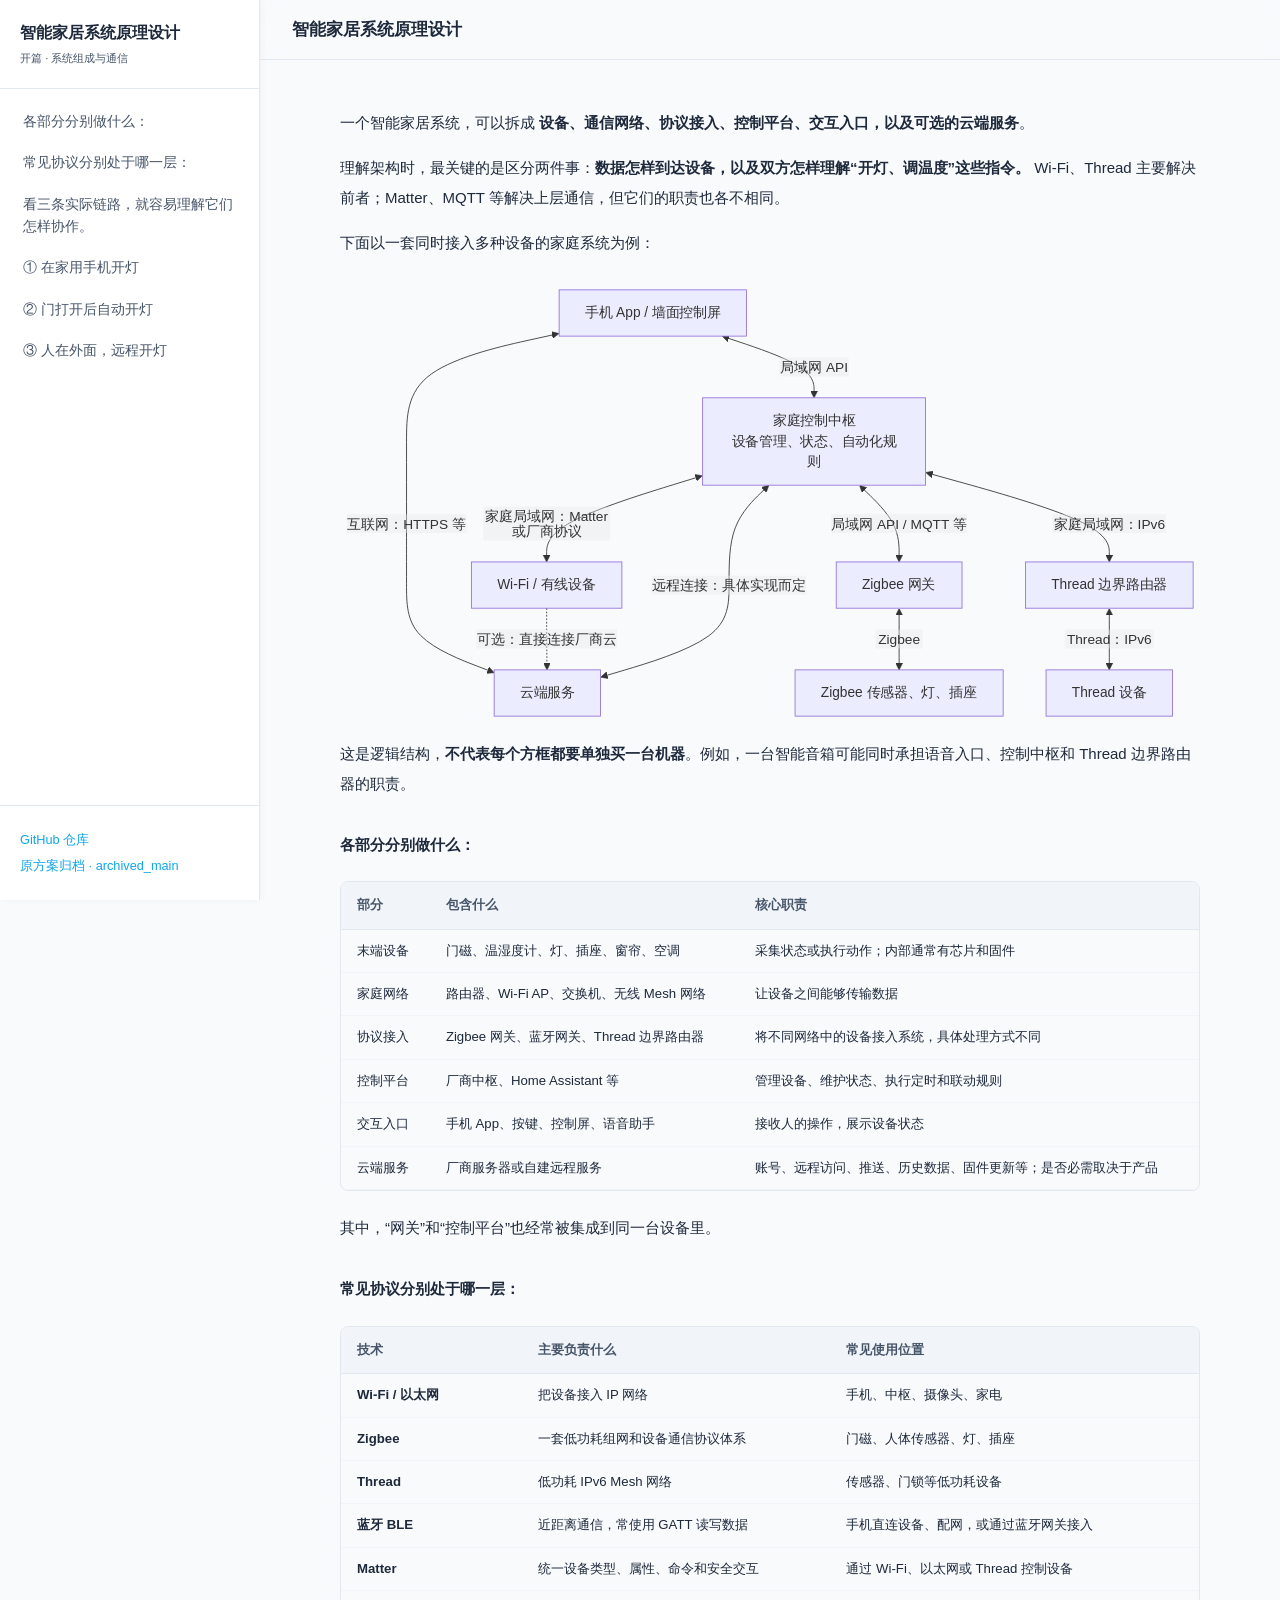
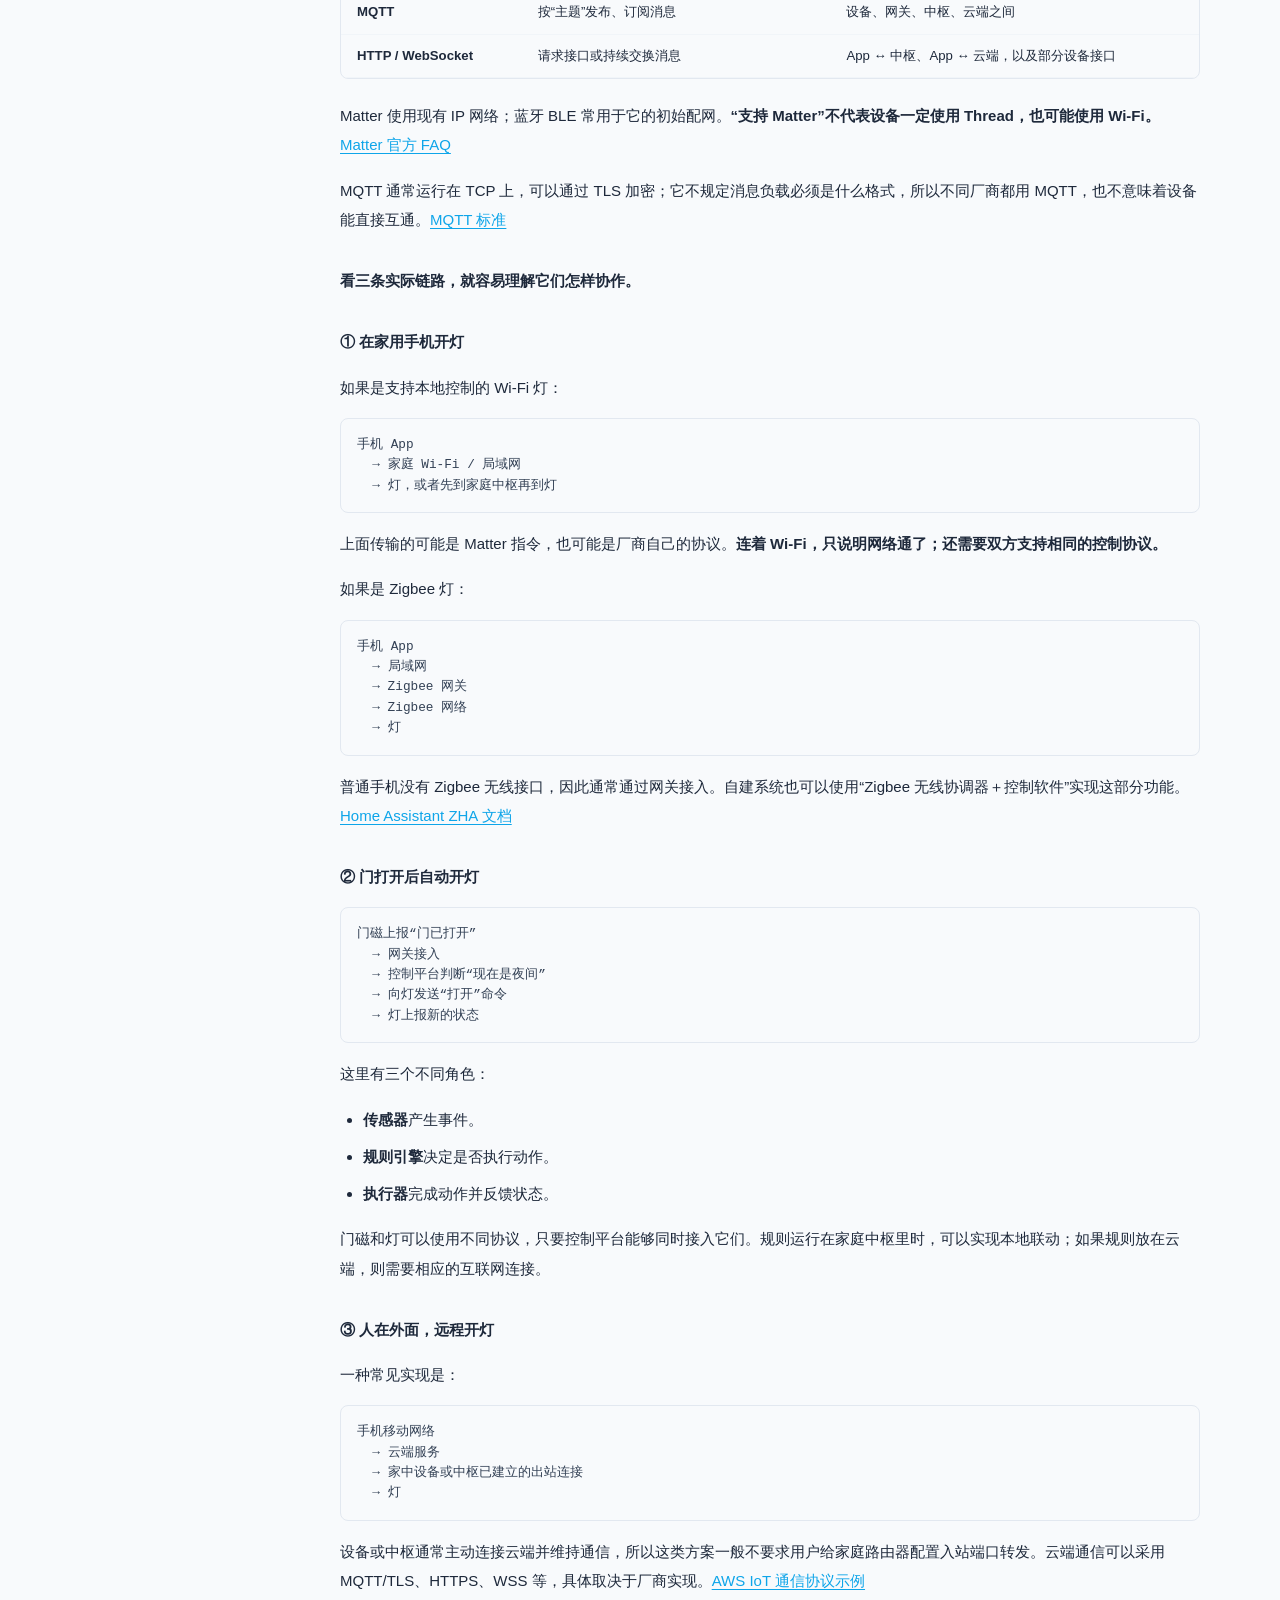
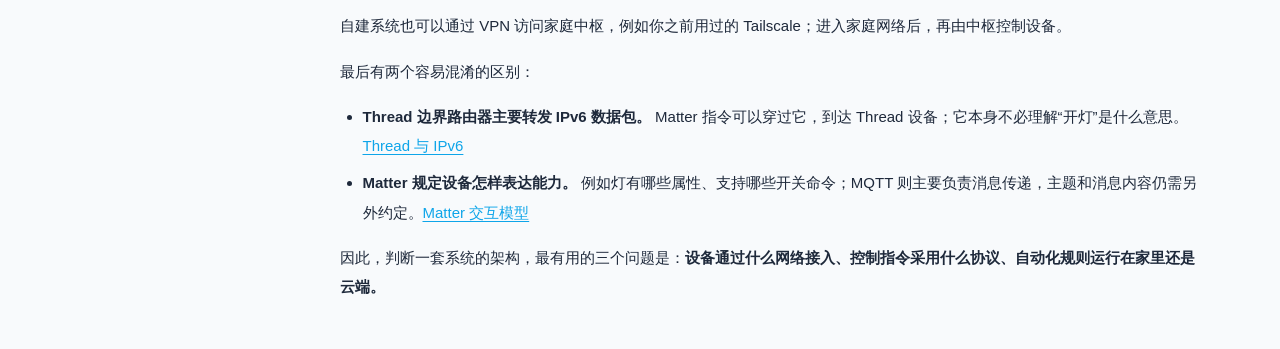
<file: site/index.html>
<!DOCTYPE html>
<html lang="zh-CN">
<head>
  <meta charset="UTF-8">
  <meta name="viewport" content="width=device-width, initial-scale=1.0">
  <meta name="description" content="智能家居系统的设备、通信网络、协议接入、控制平台、交互入口与云端服务，以及各部分之间的通信链路和协议。">
  <title>智能家居系统原理设计 | 系统组成与通信</title>
  <link rel="stylesheet" href="css/style.css">
  <link rel="stylesheet" href="css/introduction.css">
</head>
<body>
  <!-- Generated by scripts/build-introduction.py; edit docs/00-introduction.md. -->
  <a class="skip-link" href="#introduction">跳到正文</a>
  <div class="overlay" aria-hidden="true"></div>
  <aside class="sidebar" id="reading-menu">
    <div class="sidebar-header">
      <p class="book-name">智能家居系统原理设计</p>
      <p class="subtitle">开篇 · 系统组成与通信</p>
    </div>
    <nav class="sidebar-nav" aria-label="开篇目录">
<div class="toc"><ul>
<li><a href="#section-1">各部分分别做什么：</a></li>
<li><a href="#section-2">常见协议分别处于哪一层：</a></li>
<li><a href="#section-3">看三条实际链路，就容易理解它们怎样协作。</a></li>
<li><a href="#section-4">① 在家用手机开灯</a></li>
<li><a href="#section-5">② 门打开后自动开灯</a></li>
<li><a href="#section-6">③ 人在外面，远程开灯</a></li>
</ul></div>
    </nav>
    <div class="reading-links">
      <a href="https://github.com/JacoCheung/home-lab">GitHub 仓库</a>
      <a href="https://github.com/JacoCheung/home-lab/tree/archived_main">原方案归档 · archived_main</a>
    </div>
  </aside>
  <main class="main">
    <header class="header">
      <button class="hamburger" aria-label="打开阅读目录" aria-controls="reading-menu" aria-expanded="false">☰</button>
      <h1 class="page-title">智能家居系统原理设计</h1>
    </header>
    <div class="content reading-content">
      <article class="prose" id="introduction">
<p>一个智能家居系统，可以拆成 <strong>设备、通信网络、协议接入、控制平台、交互入口，以及可选的云端服务</strong>。</p>
<p>理解架构时，最关键的是区分两件事：<strong>数据怎样到达设备，以及双方怎样理解“开灯、调温度”这些指令。</strong> Wi-Fi、Thread 主要解决前者；Matter、MQTT 等解决上层通信，但它们的职责也各不相同。</p>
<p>下面以一套同时接入多种设备的家庭系统为例：</p>
<div class="diagram-scroll"><img src="images/system-architecture.svg" alt="智能家居系统逻辑结构图"></div>
<p>这是逻辑结构，<strong>不代表每个方框都要单独买一台机器</strong>。例如，一台智能音箱可能同时承担语音入口、控制中枢和 Thread 边界路由器的职责。</p>
<p class="section-label" id="section-1"><strong>各部分分别做什么：</strong></p>
<div class="table-wrapper"><table>
<thead>
<tr>
<th>部分</th>
<th>包含什么</th>
<th>核心职责</th>
</tr>
</thead>
<tbody>
<tr>
<td>末端设备</td>
<td>门磁、温湿度计、灯、插座、窗帘、空调</td>
<td>采集状态或执行动作；内部通常有芯片和固件</td>
</tr>
<tr>
<td>家庭网络</td>
<td>路由器、Wi-Fi AP、交换机、无线 Mesh 网络</td>
<td>让设备之间能够传输数据</td>
</tr>
<tr>
<td>协议接入</td>
<td>Zigbee 网关、蓝牙网关、Thread 边界路由器</td>
<td>将不同网络中的设备接入系统，具体处理方式不同</td>
</tr>
<tr>
<td>控制平台</td>
<td>厂商中枢、Home Assistant 等</td>
<td>管理设备、维护状态、执行定时和联动规则</td>
</tr>
<tr>
<td>交互入口</td>
<td>手机 App、按键、控制屏、语音助手</td>
<td>接收人的操作，展示设备状态</td>
</tr>
<tr>
<td>云端服务</td>
<td>厂商服务器或自建远程服务</td>
<td>账号、远程访问、推送、历史数据、固件更新等；是否必需取决于产品</td>
</tr>
</tbody>
</table></div>
<p>其中，“网关”和“控制平台”也经常被集成到同一台设备里。</p>
<p class="section-label" id="section-2"><strong>常见协议分别处于哪一层：</strong></p>
<div class="table-wrapper"><table>
<thead>
<tr>
<th>技术</th>
<th>主要负责什么</th>
<th>常见使用位置</th>
</tr>
</thead>
<tbody>
<tr>
<td><strong>Wi-Fi / 以太网</strong></td>
<td>把设备接入 IP 网络</td>
<td>手机、中枢、摄像头、家电</td>
</tr>
<tr>
<td><strong>Zigbee</strong></td>
<td>一套低功耗组网和设备通信协议体系</td>
<td>门磁、人体传感器、灯、插座</td>
</tr>
<tr>
<td><strong>Thread</strong></td>
<td>低功耗 IPv6 Mesh 网络</td>
<td>传感器、门锁等低功耗设备</td>
</tr>
<tr>
<td><strong>蓝牙 BLE</strong></td>
<td>近距离通信，常使用 GATT 读写数据</td>
<td>手机直连设备、配网，或通过蓝牙网关接入</td>
</tr>
<tr>
<td><strong>Matter</strong></td>
<td>统一设备类型、属性、命令和安全交互</td>
<td>通过 Wi-Fi、以太网或 Thread 控制设备</td>
</tr>
<tr>
<td><strong>MQTT</strong></td>
<td>按“主题”发布、订阅消息</td>
<td>设备、网关、中枢、云端之间</td>
</tr>
<tr>
<td><strong>HTTP / WebSocket</strong></td>
<td>请求接口或持续交换消息</td>
<td>App ↔ 中枢、App ↔ 云端，以及部分设备接口</td>
</tr>
</tbody>
</table></div>
<p>Matter 使用现有 IP 网络；蓝牙 BLE 常用于它的初始配网。<strong>“支持 Matter”不代表设备一定使用 Thread，也可能使用 Wi-Fi。</strong><a href="https://csa-iot.org/all-solutions/matter/matter-faq/">Matter 官方 FAQ</a></p>
<p>MQTT 通常运行在 TCP 上，可以通过 TLS 加密；它不规定消息负载必须是什么格式，所以不同厂商都用 MQTT，也不意味着设备能直接互通。<a href="https://docs.oasis-open.org/mqtt/mqtt/v5.0/os/mqtt-v5.0-os.html">MQTT 标准</a></p>
<p class="section-label" id="section-3"><strong>看三条实际链路，就容易理解它们怎样协作。</strong></p>
<p class="section-label" id="section-4"><strong>① 在家用手机开灯</strong></p>
<p>如果是支持本地控制的 Wi-Fi 灯：</p>
<pre><code class="language-text">手机 App
  → 家庭 Wi-Fi / 局域网
  → 灯，或者先到家庭中枢再到灯
</code></pre>
<p>上面传输的可能是 Matter 指令，也可能是厂商自己的协议。<strong>连着 Wi-Fi，只说明网络通了；还需要双方支持相同的控制协议。</strong></p>
<p>如果是 Zigbee 灯：</p>
<pre><code class="language-text">手机 App
  → 局域网
  → Zigbee 网关
  → Zigbee 网络
  → 灯
</code></pre>
<p>普通手机没有 Zigbee 无线接口，因此通常通过网关接入。自建系统也可以使用“Zigbee 无线协调器＋控制软件”实现这部分功能。<a href="https://www.home-assistant.io/integrations/zha/">Home Assistant ZHA 文档</a></p>
<p class="section-label" id="section-5"><strong>② 门打开后自动开灯</strong></p>
<pre><code class="language-text">门磁上报“门已打开”
  → 网关接入
  → 控制平台判断“现在是夜间”
  → 向灯发送“打开”命令
  → 灯上报新的状态
</code></pre>
<p>这里有三个不同角色：</p>
<ul>
<li><strong>传感器</strong>产生事件。</li>
<li><strong>规则引擎</strong>决定是否执行动作。</li>
<li><strong>执行器</strong>完成动作并反馈状态。</li>
</ul>
<p>门磁和灯可以使用不同协议，只要控制平台能够同时接入它们。规则运行在家庭中枢里时，可以实现本地联动；如果规则放在云端，则需要相应的互联网连接。</p>
<p class="section-label" id="section-6"><strong>③ 人在外面，远程开灯</strong></p>
<p>一种常见实现是：</p>
<pre><code class="language-text">手机移动网络
  → 云端服务
  → 家中设备或中枢已建立的出站连接
  → 灯
</code></pre>
<p>设备或中枢通常主动连接云端并维持通信，所以这类方案一般不要求用户给家庭路由器配置入站端口转发。云端通信可以采用 MQTT/TLS、HTTPS、WSS 等，具体取决于厂商实现。<a href="https://docs.aws.amazon.com/iot/latest/developerguide/protocols.html">AWS IoT 通信协议示例</a></p>
<p>自建系统也可以通过 VPN 访问家庭中枢，例如你之前用过的 Tailscale；进入家庭网络后，再由中枢控制设备。</p>
<p>最后有两个容易混淆的区别：</p>
<ul>
<li><strong>Thread 边界路由器主要转发 IPv6 数据包。</strong> Matter 指令可以穿过它，到达 Thread 设备；它本身不必理解“开灯”是什么意思。<a href="https://developers.home.google.com/matter/primer/thread-and-ipv6">Thread 与 IPv6</a></li>
<li><strong>Matter 规定设备怎样表达能力。</strong> 例如灯有哪些属性、支持哪些开关命令；MQTT 则主要负责消息传递，主题和消息内容仍需另外约定。<a href="https://developers.home.google.com/matter/primer/interaction-model">Matter 交互模型</a></li>
</ul>
<p>因此，判断一套系统的架构，最有用的三个问题是：<strong>设备通过什么网络接入、控制指令采用什么协议、自动化规则运行在家里还是云端。</strong></p>
      </article>
    </div>
  </main>
  <script>
    const menuButton = document.querySelector('.hamburger');
    const menu = document.querySelector('.sidebar');
    const overlay = document.querySelector('.overlay');
    function setMenu(open) {
      menu.classList.toggle('open', open);
      overlay.classList.toggle('open', open);
      menuButton.setAttribute('aria-expanded', String(open));
      menuButton.setAttribute('aria-label', open ? '关闭阅读目录' : '打开阅读目录');
    }
    menuButton.addEventListener('click', () => setMenu(!menu.classList.contains('open')));
    overlay.addEventListener('click', () => setMenu(false));
    menu.querySelectorAll('a').forEach(link => link.addEventListener('click', () => setMenu(false)));
    document.addEventListener('keydown', event => {
      if (event.key === 'Escape' && menu.classList.contains('open')) {
        setMenu(false);
        menuButton.focus();
      }
    });
  </script>
</body>
</html>
</file>
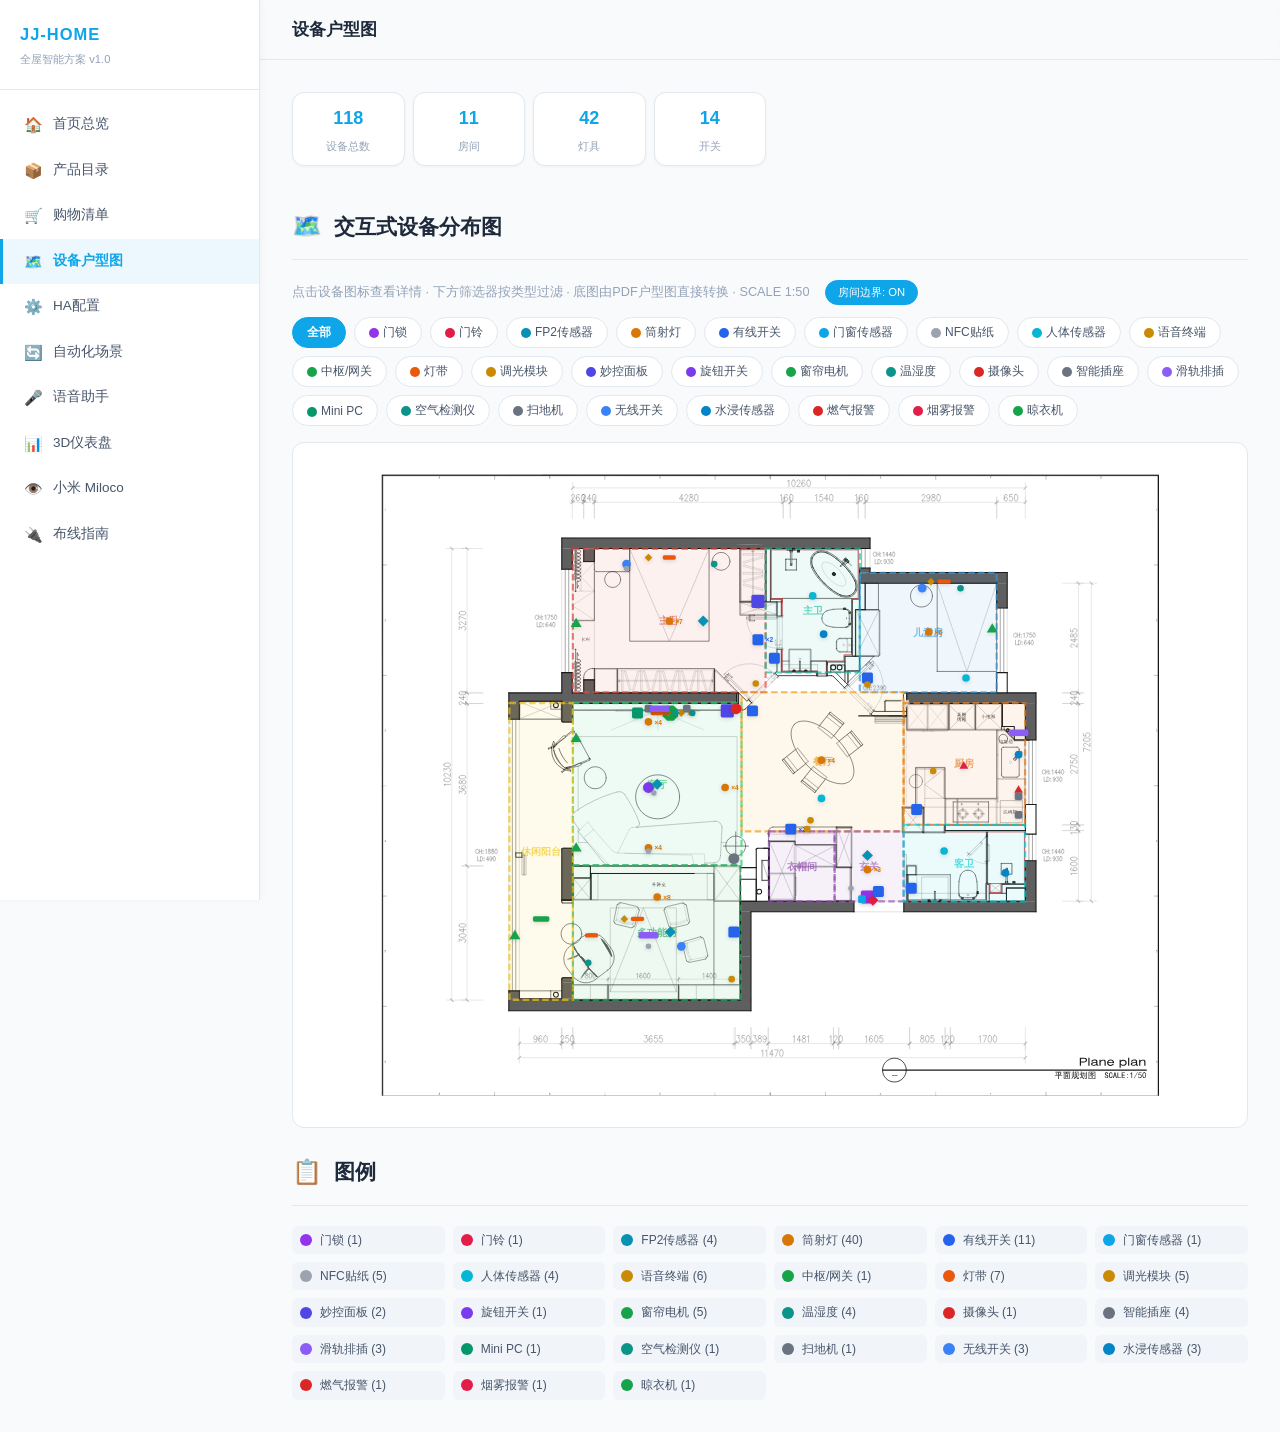
<file: site/floorplan.html>
<!DOCTYPE html>
<html lang="zh-CN">
<head>
  <meta charset="UTF-8">
  <meta name="viewport" content="width=device-width, initial-scale=1.0">
  <title>JJ-HOME 全屋智能方案 | 设备户型图</title>
  <link rel="stylesheet" href="css/style.css">
  <style>
    .floorplan-container { position:relative; width:100%; max-width:1100px; margin:0 auto; background:var(--bg-card); border-radius:12px; border:1px solid var(--border); padding:16px; overflow:hidden; }
    .floorplan-wrapper { position:relative; width:100%; }
    .floorplan-base { width:100%; height:auto; display:block; }
    .device-overlay { position:absolute; top:0; left:0; width:100%; height:100%; }
    .device-marker { cursor:pointer; transition:opacity .15s,filter .15s; filter:drop-shadow(0 1px 2px rgba(0,0,0,.15)); }
    .device-marker:hover { filter:drop-shadow(0 0 6px rgba(14,165,233,.5)) brightness(1.1); }
    .device-marker.active { filter:drop-shadow(0 0 8px rgba(14,165,233,.6)) brightness(1.15); }
    .device-marker .hit-area { fill:transparent; stroke:none; pointer-events:all; }
    .device-marker .marker-shape { transition:stroke .15s,stroke-width .15s,stroke-opacity .15s; stroke:transparent; stroke-width:0; }
    .device-marker:hover .marker-shape { stroke:#1E293B; stroke-width:1; stroke-opacity:.4; }
    .legend-grid { display:grid; grid-template-columns:repeat(auto-fill,minmax(140px,1fr)); gap:8px; margin-top:16px; }
    .legend-item { display:flex; align-items:center; gap:8px; font-size:.8rem; color:var(--text-secondary); padding:4px 8px; border-radius:6px; background:#F1F5F9; cursor:pointer; transition:background .2s; user-select:none; }
    .legend-item:hover { background:var(--bg-card-hover); }
    .legend-dot { width:12px; height:12px; border-radius:50%; flex-shrink:0; }
    .filter-bar { display:flex; flex-wrap:wrap; gap:8px; margin-bottom:16px; }
    .filter-btn { padding:6px 14px; border-radius:20px; font-size:.8rem; border:1px solid var(--border); background:var(--bg-card); color:var(--text-secondary); cursor:pointer; transition:all .2s; user-select:none; }
    .filter-btn:hover { border-color:var(--accent); color:var(--accent); }
    .filter-btn.active { background:var(--accent); color:#fff; border-color:var(--accent); font-weight:600; }
    .device-panel { position:fixed; top:0; right:-420px; width:400px; height:100vh; background:var(--bg-secondary); border-left:1px solid var(--border); z-index:200; transition:right .3s ease; overflow-y:auto; padding:24px; box-shadow:-4px 0 20px rgba(0,0,0,.08); }
    .device-panel.open { right:0; }
    .device-panel-close { position:absolute; top:16px; right:16px; width:32px; height:32px; border-radius:50%; border:1px solid var(--border); background:var(--bg-card); color:var(--text-primary); font-size:18px; cursor:pointer; display:flex; align-items:center; justify-content:center; }
    .device-panel-close:hover { background:var(--red); color:#fff; }
    .panel-title { font-size:1.2rem; font-weight:700; margin-bottom:4px; color:var(--text-primary); }
    .panel-model { font-size:.85rem; color:var(--accent); margin-bottom:12px; }
    .panel-room { font-size:.85rem; color:var(--text-muted); margin-bottom:16px; }
    .panel-section { margin-bottom:16px; }
    .panel-section h4 { font-size:.85rem; color:var(--text-secondary); margin-bottom:8px; border-bottom:1px solid var(--border); padding-bottom:4px; }
    .panel-section p,.panel-section li { font-size:.85rem; color:var(--text-primary); line-height:1.6; }
    .panel-section ul { padding-left:16px; }
    .panel-link { display:inline-block; margin-top:12px; padding:8px 20px; background:var(--accent); color:#fff; border-radius:8px; font-weight:600; font-size:.85rem; transition:background .2s; }
    .panel-link:hover { background:var(--accent-hover); color:#fff; }
    .device-panel-overlay { position:fixed; inset:0; background:rgba(0,0,0,.3); z-index:199; display:none; }
    .device-panel-overlay.open { display:block; }
    .stats-row { display:grid; grid-template-columns:repeat(auto-fill,minmax(100px,1fr)); gap:8px; margin-bottom:16px; }
    .stats-row .stat-card { padding:10px; text-align:center; }
    .stats-row .stat-value { font-size:1.2rem; }
    .stats-row .stat-label { font-size:.7rem; }
    @media(max-width:768px) { .device-panel { width:100%; right:-100%; } .floorplan-container { padding:8px; } }
  </style>
</head>
<body>
  <div class="overlay" aria-hidden="true"></div>
  <aside class="sidebar">
    <div class="sidebar-header"><h1>JJ-HOME</h1><p class="subtitle">全屋智能方案 v1.0</p></div>
    <nav class="sidebar-nav">
      <a href="index.html"><span class="nav-icon">🏠</span> 首页总览</a>
      <a href="products.html"><span class="nav-icon">📦</span> 产品目录</a>
      <a href="shopping.html"><span class="nav-icon">🛒</span> 购物清单</a>
      <a href="floorplan.html" class="active"><span class="nav-icon">🗺️</span> 设备户型图</a>
      <a href="ha-setup.html"><span class="nav-icon">⚙️</span> HA配置</a>
      <a href="automations.html"><span class="nav-icon">🔄</span> 自动化场景</a>
      <a href="voice.html"><span class="nav-icon">🎤</span> 语音助手</a>
      <a href="dashboard.html"><span class="nav-icon">📊</span> 3D仪表盘</a>
      <a href="miloco.html"><span class="nav-icon">👁️</span> 小米 Miloco</a>
      <a href="wiring.html"><span class="nav-icon">🔌</span> 布线指南</a>
    </nav>
  </aside>
  <main class="main">
    <header class="header"><button class="hamburger" aria-label="打开菜单">☰</button><h1 class="page-title">设备户型图</h1></header>
    <div class="content">
      <section class="stats-row">
        <div class="stat-card"><div class="stat-value" id="total-count">0</div><div class="stat-label">设备总数</div></div>
        <div class="stat-card"><div class="stat-value">11</div><div class="stat-label">房间</div></div>
        <div class="stat-card"><div class="stat-value">42</div><div class="stat-label">灯具</div></div>
        <div class="stat-card"><div class="stat-value">14</div><div class="stat-label">开关</div></div>
      </section>
      <section class="section-header"><span class="section-icon">🗺️</span><h2>交互式设备分布图</h2></section>
      <p style="color:var(--text-muted);font-size:.85rem;margin-bottom:12px;">点击设备图标查看详情 · 下方筛选器按类型过滤 · 底图由PDF户型图直接转换 · SCALE 1:50
        <button id="toggleBoundaries" style="margin-left:12px;padding:4px 12px;border-radius:16px;border:1px solid var(--accent);background:var(--accent);color:#fff;font-size:.75rem;cursor:pointer;transition:all .2s;">房间边界: ON</button>
      </p>
      <div class="filter-bar" id="filterBar"></div>
      <div class="floorplan-container">
        <div class="floorplan-wrapper">
          <img src="floorplan-base.svg" class="floorplan-base" alt="户型图底图" />
          <svg class="device-overlay" viewBox="0 0 842 595" xmlns="http://www.w3.org/2000/svg" preserveAspectRatio="xMidYMid meet">
            <g id="roomBoundaryLayer"></g>
            <g id="deviceLayer"></g>
          </svg>
        </div>
      </div>
      <section class="section-header" style="margin-top:24px;"><span class="section-icon">📋</span><h2>图例</h2></section>
      <div class="legend-grid" id="legendGrid"></div>
    </div>
  </main>
  <div class="device-panel-overlay" id="panelOverlay"></div>
  <div class="device-panel" id="devicePanel">
    <button class="device-panel-close" id="panelClose">✕</button>
    <div id="panelContent"></div>
  </div>

  <script src="js/products-data.js"></script>
  <script>
  const DEVICE_TYPES = {
    hub:      { label:'中枢/网关', color:'#16A34A', shape:'octagon', size:7 },
    light:    { label:'筒射灯',   color:'#D97706', shape:'circle',  size:3.5 },
    strip:    { label:'灯带',     color:'#EA580C', shape:'rect',    size:4 },
    dimmer:   { label:'调光模块', color:'#CA8A04', shape:'diamond', size:3.5 },
    switch_w: { label:'有线开关', color:'#2563EB', shape:'square',  size:5 },
    switch_s: { label:'妙控面板', color:'#4F46E5', shape:'square',  size:6 },
    switch_n: { label:'无线开关', color:'#3B82F6', shape:'circle',  size:4 },
    knob:     { label:'旋钮开关', color:'#7C3AED', shape:'circle',  size:5 },
    curtain:  { label:'窗帘电机', color:'#16A34A', shape:'triangle',size:5 },
    lock:     { label:'门锁',     color:'#9333EA', shape:'square',  size:6 },
    doorbell: { label:'门铃',     color:'#E11D48', shape:'diamond', size:5 },
    camera:   { label:'摄像头',   color:'#DC2626', shape:'circle',  size:5 },
    fp2:      { label:'FP2传感器',color:'#0891B2', shape:'diamond', size:5 },
    pir:      { label:'人体传感器',color:'#06B6D4', shape:'circle', size:3.5 },
    temp:     { label:'温湿度',   color:'#0D9488', shape:'circle',  size:3 },
    door_s:   { label:'门窗传感器',color:'#0EA5E9', shape:'square', size:3.5 },
    water:    { label:'水浸传感器',color:'#0284C7', shape:'circle', size:3.5 },
    gas:      { label:'燃气报警', color:'#DC2626', shape:'triangle',size:4 },
    smoke:    { label:'烟雾报警', color:'#E11D48', shape:'triangle',size:4 },
    plug:     { label:'智能插座', color:'#6B7280', shape:'square',  size:3.5 },
    rail_plug:{ label:'滑轨排插', color:'#8B5CF6', shape:'rect',    size:6 },
    nfc:      { label:'NFC贴纸',  color:'#9CA3AF', shape:'circle',  size:2.5 },
    dryer:    { label:'晾衣机',   color:'#16A34A', shape:'rect',    size:5 },
    cube:     { label:'魔方控制器',color:'#7C3AED', shape:'diamond', size:4 },
    voice:    { label:'语音终端', color:'#CA8A04', shape:'circle',  size:3 },
    robot:    { label:'扫地机',   color:'#6B7280', shape:'circle',  size:5 },
    minipc:   { label:'Mini PC',  color:'#059669', shape:'square',  size:5 },
    airmon:   { label:'空气检测仪',color:'#0D9488', shape:'diamond',size:3.5 },
  };

  /*
   * Room boundaries:
   * 主卫 = 斜线填充区域(浴室瓷砖), 在主卧右侧.
   * 餐厅 = 中央开放区域(CHINESE RESTAURANT), 客厅与厨房之间.
   * 衣帽间 = 玄关左侧独立房间(储物).
   * 玄关 = 入户门(y≈404 gap)正对的门厅.
   * 客卫 = 洗漱间+淋浴间两个小间.
   * 休闲阳台 = 客厅+多功能房左侧全长.
   */

  const ROOM_POLYGONS = {
    '主卧':     { color:'#E74C3C', points:[[241,82],[417,82],[417,213],[241,213]] },
    '主卫':     { color:'#1ABC9C', points:[[417,82],[503,82],[503,195],[417,195]] },
    '儿童房':   { color:'#3498DB', points:[[503,104],[628,104],[628,213],[503,213]] },
    '客厅':     { color:'#2ECC71', points:[[241,223],[395,223],[395,371],[241,371]] },
    '餐厅':     { color:'#F39C12', points:[[395,213],[543,213],[543,340],[395,340]] },
    '厨房':     { color:'#E67E22', points:[[543,223],[654,223],[654,334],[543,334]] },
    '衣帽间':   { color:'#8E44AD', points:[[420,340],[480,340],[480,404],[420,404]] },
    '玄关':     { color:'#9B59B6', points:[[480,340],[543,340],[543,404],[480,404]] },
    '客卫':     { color:'#00CED1', points:[[543,334],[654,334],[654,404],[543,404]] },
    '多功能房': { color:'#27AE60', points:[[241,371],[394,371],[394,494],[241,494]] },
    '休闲阳台': { color:'#F1C40F', points:[[183,223],[241,223],[241,494],[183,494]] },
  };

  const DEVICES = [
    // === 玄关 FOYER  x[480,543] y[340,404]  入户门在底部 y≈404 gap ===
    { id:'e-lock',  type:'lock',     room:'玄关', name:'D200 人脸门锁',     model:'D200',        x:510,y:400, pos:'入户门',            productId:'lock-d200' },
    { id:'e-bell',  type:'doorbell', room:'玄关', name:'G410 智能门铃',     model:'G410 网关版', x:515,y:403, pos:'入户门外侧',        productId:'doorbell-g4' },
    { id:'e-fp2',   type:'fp2',      room:'玄关', name:'FP2 存在传感器',    model:'FP2',         x:510,y:362, pos:'天花板',            productId:'fp2-sensor' },
    { id:'e-t3',    type:'light',    room:'玄关', name:'T3 筒射灯 ×3',     model:'T3 6W',       x:510,y:375, pos:'吊顶',              productId:'spotlight-t3', count:3 },
    { id:'e-sw',    type:'switch_w', room:'玄关', name:'H1 Pro 单键',      model:'H1 Pro',      x:520,y:395, pos:'入户门内侧',        productId:'h1pro-double' },
    { id:'e-door',  type:'door_s',   room:'玄关', name:'门窗传感器 E1',     model:'E1',          x:505,y:402, pos:'入户门框',          productId:'door-sensor-e1' },
    { id:'e-nfc',   type:'nfc',      room:'玄关', name:'NFC 离家贴纸',     model:'NTAG215',     x:495,y:392, pos:'门内侧墙壁',        productId:null },

    // === 衣帽间 Closet/Dressing Room  x[420,480] y[340,404] ===

    // === 餐厅 Dining Room  x[395,543] y[213,340]  中央开放式餐厅 ===
    { id:'d-t3',    type:'light',    room:'餐厅', name:'T3 筒射灯 ×4',     model:'T3 6W',       x:468,y:275, pos:'吊顶',              productId:'spotlight-t3', count:4 },
    { id:'d-pir',   type:'pir',      room:'餐厅', name:'P2 人体传感器',     model:'P2',          x:468,y:310, pos:'天花板中段',        productId:'p2-sensor' },
    { id:'d-sw',    type:'switch_w', room:'餐厅', name:'H1 Pro 单键',      model:'H1 Pro',      x:405,y:230, pos:'餐厅入口',          productId:'h1pro-double' },
    { id:'d-voice', type:'voice',    room:'餐厅', name:'语音终端 ESP32',    model:'ESP32-S3',    x:458,y:330, pos:'餐厅墙面',          productId:null },

    // === 客厅 Living Room  x[241,395] y[223,371] ===
    // 与餐厅完全开放相连, x≈395处无墙!
    // 唯二可装开关的墙面: ① 西墙/电视墙(y≈228) ② 衣帽间外墙(y≈338)
    // 西墙(y≈228): 电视柜 x≈280-395 (主卧与客厅之间)
    // 东侧(y≈350-370): L型沙发, 靠近多功能房升降桌
    // 南墙(x≈244): 阳台推拉门/窗户(无实墙)
    // 茶几: 圆形, 沙发与电视之间 x≈310 y≈300
    { id:'l-m3',    type:'hub',      room:'客厅', name:'M3 方舟智慧中枢',   model:'HE-P60',      x:330,y:232, pos:'电视柜旁',          productId:'m3-hub' },
    { id:'l-t2a',   type:'light',    room:'客厅', name:'T2 筒射灯 ×4',     model:'T2 10W',      x:310,y:355, pos:'沙发区吊顶',        productId:'spotlight-t2', count:4 },
    { id:'l-t2b',   type:'light',    room:'客厅', name:'T2 筒射灯 ×4',     model:'T2 10W',      x:310,y:240, pos:'电视区吊顶',        productId:'spotlight-t2', count:4 },
    { id:'l-t2c',   type:'light',    room:'客厅', name:'T2 筒射灯 ×4',     model:'T2 10W',      x:380,y:300, pos:'客厅北侧吊顶',      productId:'spotlight-t2', count:4 },
    { id:'l-str1',  type:'strip',    room:'客厅', name:'灯带 T1 ×2',       model:'流光溢彩 T1', x:318,y:232, pos:'电视墙吊顶灯槽',    productId:'led-strip', count:2 },
    { id:'l-dim1',  type:'dimmer',   room:'客厅', name:'调光模块 ×2',       model:'T1',          x:340,y:232, pos:'灯槽内暗藏',        productId:'dimmer-t1', count:2 },
    { id:'l-wled',  type:'strip',    room:'客厅', name:'WLED WS2812B',     model:'WS2812B 5m',  x:320,y:228, pos:'电视柜背面',        productId:null },
    { id:'l-s1e',   type:'switch_s', room:'客厅', name:'妙控开关 S1E',      model:'S1E',         x:382,y:230, pos:'电视墙北端',        productId:'s1e-panel' },
    { id:'l-sw1',   type:'switch_w', room:'客厅', name:'H1 Pro 三键 ×2',   model:'H1 Pro',      x:440,y:338, pos:'衣帽间外墙',        productId:'h1pro-double', count:2 },
    { id:'l-knob',  type:'knob',     room:'客厅', name:'旋钮 H1 无线',     model:'H1 无线版',   x:310,y:300, pos:'茶几上',            productId:'knob-h1' },
    { id:'l-c3a',   type:'curtain',  room:'客厅', name:'C3 窗帘(南左)',     model:'C3',          x:244,y:255, pos:'南窗左侧',          productId:'curtain-c3' },
    { id:'l-c3b',   type:'curtain',  room:'客厅', name:'C3 窗帘(南右)',     model:'C3',          x:244,y:355, pos:'南窗右侧',          productId:'curtain-c3' },
    { id:'l-fp2',   type:'fp2',      room:'客厅', name:'FP2 存在传感器',    model:'FP2',         x:318,y:297, pos:'天花板中央',        productId:'fp2-sensor' },
    { id:'l-temp',  type:'temp',     room:'客厅', name:'温湿度传感器 T1',   model:'T1',          x:350,y:232, pos:'电视柜上',          productId:'temp-e1' },
    { id:'l-cam',   type:'camera',   room:'客厅', name:'G5 Pro 摄像机',    model:'G5 Pro',      x:390,y:228, pos:'西北角高处朝入户门', productId:'camera-g3' },
    { id:'l-plg1',  type:'plug',     room:'客厅', name:'插座 T1 (电视)',    model:'T1 计量版',   x:310,y:228, pos:'电视墙插座',        productId:'smart-plug-t1' },
    { id:'l-plg2',  type:'plug',     room:'客厅', name:'插座 T1 (路由器)',  model:'T1 计量版',   x:345,y:228, pos:'电视柜旁插座',      productId:'smart-plug-t1' },
    { id:'l-nfc1',  type:'nfc',      room:'客厅', name:'NFC 观影模式',     model:'NTAG215',     x:310,y:358, pos:'沙发扶手',          productId:null },
    { id:'l-nfc2',  type:'nfc',      room:'客厅', name:'NFC 聚会模式',     model:'NTAG215',     x:315,y:305, pos:'茶几',              productId:null },
    { id:'l-voice', type:'voice',    room:'客厅', name:'语音终端 ESP32',    model:'ESP32-S3',    x:455,y:338, pos:'衣帽间外墙',        productId:null },
    { id:'l-rail',  type:'rail_plug',room:'客厅', name:'小米轨道插座 100cm',model:'XMGDCZ001',   x:320,y:228, pos:'电视柜后方墙壁',    productId:'rail-socket-100' },
    { id:'l-mini',  type:'minipc',   room:'客厅', name:'Mini PC (HA)',     model:'N100',        x:300,y:232, pos:'电视柜内/弱电箱',   productId:null },
    { id:'l-air',   type:'airmon',   room:'客厅', name:'青萍空气检测仪',    model:'Lite',        x:335,y:232, pos:'电视柜上',          productId:null },
    { id:'l-robot', type:'robot',    room:'客厅', name:'追觅X40 Pro（已有）', model:'X40 Pro',     x:388,y:365, pos:'北墙角充电桩',      productId:null },

    // === 主卧 Master Bedroom  x[241,417] y[82,213]  床头在西(上, y≈82) ===
    { id:'m-t3',    type:'light',    room:'主卧', name:'T3 筒射灯 ×7',     model:'T3 6W',       x:329,y:148, pos:'吊顶分散',          productId:'spotlight-t3', count:7 },
    { id:'m-strip', type:'strip',    room:'主卧', name:'灯带 T1',          model:'流光溢彩 T1', x:329,y:90,  pos:'床头灯槽',          productId:'led-strip' },
    { id:'m-dim',   type:'dimmer',   room:'主卧', name:'调光模块 T1',       model:'T1',          x:310,y:90,  pos:'床头暗藏',          productId:'dimmer-t1' },
    { id:'m-s1e',   type:'switch_s', room:'主卧', name:'妙控开关 S1E',      model:'S1E',         x:410,y:130, pos:'门口墙壁',          productId:'s1e-panel' },
    { id:'m-sw1',   type:'switch_w', room:'主卧', name:'H1 Pro 双键 ×2',   model:'H1 Pro',      x:410,y:165, pos:'门口+床头双控',     productId:'h1pro-double', count:2 },
    { id:'m-swn',   type:'switch_n', room:'主卧', name:'无线开关 H1',       model:'H1 双键',     x:290,y:96,  pos:'床头柜',            productId:'wireless-h1' },
    { id:'m-c3',    type:'curtain',  room:'主卧', name:'C3 窗帘(南窗)',     model:'C3',          x:244,y:150, pos:'南窗 1.75m',        productId:'curtain-c3' },
    { id:'m-fp2',   type:'fp2',      room:'主卧', name:'FP2 存在传感器',    model:'FP2',         x:360,y:148, pos:'天花板',            productId:'fp2-sensor' },
    { id:'m-temp',  type:'temp',     room:'主卧', name:'温湿度传感器 T1',   model:'T1',          x:370,y:96,  pos:'床头柜旁',          productId:'temp-e1' },
    { id:'m-nfc',   type:'nfc',      room:'主卧', name:'NFC 睡眠模式',     model:'NTAG215',     x:290,y:100, pos:'床头柜',            productId:null },
    { id:'m-voice', type:'voice',    room:'主卧', name:'语音终端 ESP32',    model:'ESP32-S3',    x:408,y:205, pos:'主卧墙面',          productId:null },

    // === 主卫 Master Bathroom  x[417,503] y[82,195]  斜线填充=浴室瓷砖, 从主卧门进入 ===
    { id:'mb-pir',  type:'pir',      room:'主卫', name:'P2 人体传感器',     model:'P2',          x:460,y:125, pos:'天花板',            productId:'p2-sensor' },
    { id:'mb-sw',   type:'switch_w', room:'主卫', name:'H1 Pro 单键',      model:'H1 Pro',      x:425,y:182, pos:'门口墙壁',          productId:'h1pro-double' },
    { id:'mb-wtr',  type:'water',    room:'主卫', name:'水浸传感器 T1',     model:'T1',          x:470,y:160, pos:'洗手台下方',        productId:'water-leak-t1' },

    // === 儿童房 Children's Room  x[503,628] y[104,213]  床头在西(上, y≈104) ===
    { id:'b-t3',    type:'light',    room:'儿童房', name:'T3 筒射灯 ×6',   model:'T3 6W',       x:566,y:158, pos:'吊顶分散',          productId:'spotlight-t3', count:6 },
    { id:'b-strip', type:'strip',    room:'儿童房', name:'灯带 T1',         model:'流光溢彩 T1', x:580,y:112, pos:'床头灯槽',          productId:'led-strip' },
    { id:'b-dim',   type:'dimmer',   room:'儿童房', name:'调光模块 T1',     model:'T1',          x:568,y:112, pos:'暗藏',              productId:'dimmer-t1' },
    { id:'b-sw',    type:'switch_w', room:'儿童房', name:'H1 Pro 双键',     model:'H1 Pro',      x:510,y:200, pos:'门口墙壁',          productId:'h1pro-double' },
    { id:'b-swn',   type:'switch_n', room:'儿童房', name:'无线开关 H1',     model:'H1 双键',     x:560,y:118, pos:'床头柜',            productId:'wireless-h1' },
    { id:'b-c3',    type:'curtain',  room:'儿童房', name:'C3 窗帘(北窗)',   model:'C3',          x:624,y:155, pos:'北窗帘',            productId:'curtain-c3' },
    { id:'b-pir',   type:'pir',      room:'儿童房', name:'P2 人体传感器',   model:'P2',          x:600,y:200, pos:'天花板角落',        productId:'p2-sensor' },
    { id:'b-temp',  type:'temp',     room:'儿童房', name:'温湿度传感器 T1', model:'T1',          x:595,y:118, pos:'床头柜旁',          productId:'temp-e1' },
    { id:'b-voice', type:'voice',    room:'儿童房', name:'语音终端 ESP32',   model:'ESP32-S3',    x:510,y:206, pos:'墙面',              productId:null },

    // === 多功能房 Multi-function Room  x[241,394] y[371,493] ===
    // 东墙(y≈488)无窗! 实墙结构: 左收纳柜(800) + 中壁床Murphy bed(1600) + 右收纳柜(1400)
    // 壁床平时收起来藏在墙内
    { id:'f-t2',    type:'light',    room:'多功能房', name:'T2 筒射灯 ×8', model:'T2 10W',      x:318,y:400, pos:'吊顶分散',          productId:'spotlight-t2', count:8 },
    { id:'f-strip', type:'strip',    room:'多功能房', name:'灯带 T1',       model:'流光溢彩 T1', x:300,y:420, pos:'升降桌上灯槽',      productId:'led-strip' },
    { id:'f-dim',   type:'dimmer',   room:'多功能房', name:'调光模块 T1',   model:'T1',          x:288,y:420, pos:'暗藏',              productId:'dimmer-t1' },
    { id:'f-wled',  type:'strip',    room:'多功能房', name:'WLED WS2812B', model:'WS2812B 5m',  x:258,y:435, pos:'收纳柜背面',        productId:null },
    { id:'f-sw',    type:'switch_w', room:'多功能房', name:'H1 Pro 双键',   model:'H1 Pro',      x:388,y:432, pos:'门口墙壁',          productId:'h1pro-double' },
    { id:'f-rail',  type:'rail_plug',room:'多功能房', name:'小米轨道插座 50cm',model:'XMGDCZ001',  x:310,y:435, pos:'升降桌后方墙面',    productId:'rail-socket-50' },
    { id:'f-swn',   type:'switch_n', room:'多功能房', name:'无线开关 H1',   model:'H1 双键',     x:340,y:445, pos:'升降桌旁',          productId:'wireless-h1' },
    { id:'f-fp2',   type:'fp2',      room:'多功能房', name:'FP2 存在传感器',model:'FP2',         x:330,y:432, pos:'天花板中央',        productId:'fp2-sensor' },
    { id:'f-temp',  type:'temp',     room:'多功能房', name:'温湿度传感器 T1',model:'T1',         x:255,y:460, pos:'南墙面',            productId:'temp-e1' },
    { id:'f-nfc',   type:'nfc',      room:'多功能房', name:'NFC 工作模式', model:'NTAG215',     x:310,y:445, pos:'升降桌边',          productId:null },
    { id:'f-voice', type:'voice',    room:'多功能房', name:'语音终端 ESP32',model:'ESP32-S3',    x:386,y:475, pos:'门口墙面',          productId:null },

    // === 厨房 Kitchen  x[543,654] y[223,334] ===
    // 北墙台面从西→东: 冰箱/高柜(y≈235) → 水槽(y≈270) → 灶台+油烟机(y≈305) → 洗碗机(y≈325)
    { id:'k-sw',    type:'switch_w', room:'厨房', name:'H1 Pro 双键',      model:'H1 Pro',      x:555,y:320, pos:'厨房门口',          productId:'h1pro-double' },
    { id:'k-gas',   type:'gas',      room:'厨房', name:'天然气报警器',      model:'Aqara',       x:648,y:302, pos:'燃气灶上方墙壁',    productId:'gas-alarm' },
    { id:'k-smoke', type:'smoke',    room:'厨房', name:'烟雾报警器',       model:'NB-IoT',      x:598,y:280, pos:'天花板中央',        productId:'smoke-alarm' },
    { id:'k-water', type:'water',    room:'厨房', name:'水浸传感器 T1',     model:'T1',          x:648,y:270, pos:'水槽下方橱柜内',    productId:'water-leak-t1' },
    { id:'k-plg1',  type:'plug',     room:'厨房', name:'插座 T1 (油烟机)',  model:'T1 计量版',   x:648,y:308, pos:'油烟机上方墙壁',    productId:'smart-plug-t1' },
    { id:'k-plg2',  type:'plug',     room:'厨房', name:'插座 T1 (洗碗机)',  model:'T1 计量版',   x:648,y:325, pos:'洗碗机插座位',      productId:'smart-plug-t1' },
    { id:'k-rail',  type:'rail_plug',room:'厨房', name:'小米轨道插座 100cm',model:'XMGDCZ001',   x:648,y:250, pos:'备餐区台面上方墙壁(冰箱与水槽之间)', productId:'rail-socket-100' },
    { id:'k-voice', type:'voice',    room:'厨房', name:'语音终端 ESP32',    model:'ESP32-S3',    x:570,y:285, pos:'厨房墙面',          productId:null },

    // === 客卫 Guest Bathroom  x[543,654] y[334,404]  洗漱间x[543,619]+淋浴间x[619,654] ===
    { id:'g-pir',   type:'pir',      room:'客卫', name:'P2 人体传感器',     model:'P2',          x:580,y:358, pos:'洗漱间天花板',      productId:'p2-sensor' },
    { id:'g-sw',    type:'switch_w', room:'客卫', name:'H1 Pro 单键',      model:'H1 Pro',      x:550,y:392, pos:'门口墙壁',          productId:'h1pro-double' },
    { id:'g-water', type:'water',    room:'客卫', name:'水浸传感器 T1',     model:'T1',          x:636,y:378, pos:'淋浴间地面',        productId:'water-leak-t1' },

    // === 休闲阳台 Leisure Balcony  x[183,241] y[371,493] ===
    { id:'a-dryer', type:'dryer',    room:'休闲阳台', name:'智能晾衣机 H1', model:'H1',          x:212,y:420, pos:'阳台天花板',        productId:'drying-rack' },
    { id:'a-c3',    type:'curtain',  room:'休闲阳台', name:'C3 窗帘(南窗)', model:'C3',          x:188,y:435, pos:'阳台南窗',          productId:'curtain-c3' },
  ];

  const svgNS = 'http://www.w3.org/2000/svg';
  const layer = document.getElementById('deviceLayer');
  const boundaryLayer = document.getElementById('roomBoundaryLayer');
  const filterBar = document.getElementById('filterBar');
  const legendGrid = document.getElementById('legendGrid');
  const panel = document.getElementById('devicePanel');
  const panelOverlay = document.getElementById('panelOverlay');
  const panelContent = document.getElementById('panelContent');
  const panelClose = document.getElementById('panelClose');
  let activeFilter = 'all', activeDevice = null;
  let showBoundaries = true;

  function renderBoundaries() {
    boundaryLayer.innerHTML = '';
    if (!showBoundaries) return;
    Object.entries(ROOM_POLYGONS).forEach(([name, room]) => {
      const pts = room.points.map(p => p.join(',')).join(' ');
      const poly = document.createElementNS(svgNS, 'polygon');
      poly.setAttribute('points', pts);
      poly.setAttribute('fill', room.color);
      poly.setAttribute('fill-opacity', '0.08');
      poly.setAttribute('stroke', room.color);
      poly.setAttribute('stroke-width', '2');
      poly.setAttribute('stroke-opacity', '0.7');
      poly.setAttribute('stroke-dasharray', '6,3');
      boundaryLayer.appendChild(poly);
      const cx = room.points.reduce((s, p) => s + p[0], 0) / room.points.length;
      const cy = room.points.reduce((s, p) => s + p[1], 0) / room.points.length;
      const label = document.createElementNS(svgNS, 'text');
      label.setAttribute('x', cx);
      label.setAttribute('y', cy);
      label.setAttribute('text-anchor', 'middle');
      label.setAttribute('dominant-baseline', 'central');
      label.setAttribute('fill', room.color);
      label.setAttribute('font-size', '9');
      label.setAttribute('font-weight', '700');
      label.setAttribute('opacity', '0.65');
      label.textContent = name;
      boundaryLayer.appendChild(label);
    });
  }

  document.getElementById('toggleBoundaries').addEventListener('click', function() {
    showBoundaries = !showBoundaries;
    this.textContent = '房间边界: ' + (showBoundaries ? 'ON' : 'OFF');
    this.style.background = showBoundaries ? 'var(--accent)' : 'var(--bg-card)';
    this.style.color = showBoundaries ? '#fff' : 'var(--text-secondary)';
    renderBoundaries();
  });

  function createShape(type, x, y) {
    const cfg = DEVICE_TYPES[type];
    if (!cfg) return null;
    const s = cfg.size;
    let el;
    switch (cfg.shape) {
      case 'circle':
        el = document.createElementNS(svgNS, 'circle');
        el.setAttribute('cx', x); el.setAttribute('cy', y); el.setAttribute('r', s);
        break;
      case 'square':
        el = document.createElementNS(svgNS, 'rect');
        el.setAttribute('x', x - s); el.setAttribute('y', y - s);
        el.setAttribute('width', s * 2); el.setAttribute('height', s * 2); el.setAttribute('rx', 1.5);
        break;
      case 'diamond':
        el = document.createElementNS(svgNS, 'polygon');
        el.setAttribute('points', `${x},${y-s} ${x+s},${y} ${x},${y+s} ${x-s},${y}`);
        break;
      case 'triangle':
        el = document.createElementNS(svgNS, 'polygon');
        el.setAttribute('points', `${x},${y-s} ${x+s},${y+s*.7} ${x-s},${y+s*.7}`);
        break;
      case 'octagon': {
        const r = s, a = r * .414;
        el = document.createElementNS(svgNS, 'polygon');
        el.setAttribute('points', [
          `${x-a},${y-r}`, `${x+a},${y-r}`, `${x+r},${y-a}`, `${x+r},${y+a}`,
          `${x+a},${y+r}`, `${x-a},${y+r}`, `${x-r},${y+a}`, `${x-r},${y-a}`
        ].join(' '));
        break;
      }
      case 'rect':
        el = document.createElementNS(svgNS, 'rect');
        el.setAttribute('x', x - s * 1.5); el.setAttribute('y', y - s * .5);
        el.setAttribute('width', s * 3); el.setAttribute('height', s); el.setAttribute('rx', 1.5);
        break;
    }
    el.setAttribute('fill', cfg.color);
    return el;
  }

  function renderDevices() {
    layer.innerHTML = '';
    DEVICES.forEach(d => {
      const cfg = DEVICE_TYPES[d.type];
      if (!cfg) return;
      const pos = { x: d.x, y: d.y };
      const g = document.createElementNS(svgNS, 'g');
      g.classList.add('device-marker');
      g.dataset.id = d.id;
      g.dataset.type = d.type;
      if (activeFilter !== 'all' && d.type !== activeFilter) {
        g.style.opacity = '0.12';
        g.style.pointerEvents = 'none';
      }
      const hit = document.createElementNS(svgNS, 'circle');
      hit.setAttribute('cx', pos.x); hit.setAttribute('cy', pos.y);
      hit.setAttribute('r', 10);
      hit.classList.add('hit-area');
      g.appendChild(hit);
      const shape = createShape(d.type, pos.x, pos.y);
      if (shape) { shape.classList.add('marker-shape'); g.appendChild(shape); }
      if (d.count && d.count > 1) {
        const t = document.createElementNS(svgNS, 'text');
        t.setAttribute('x', pos.x + cfg.size + 2); t.setAttribute('y', pos.y + 2.5);
        t.setAttribute('fill', cfg.color); t.setAttribute('font-size', '6'); t.setAttribute('font-weight', '700');
        t.textContent = '\u00d7' + d.count;
        g.appendChild(t);
      }
      const title = document.createElementNS(svgNS, 'title');
      title.textContent = `${d.name}\n${d.room} \u00b7 ${d.pos}`;
      g.appendChild(title);
      g.addEventListener('click', () => openPanel(d));
      layer.appendChild(g);
    });
    document.getElementById('total-count').textContent = DEVICES.reduce((s, d) => s + (d.count || 1), 0);
  }

  function openPanel(d) {
    const cfg = DEVICE_TYPES[d.type];
    const prod = d.productId && typeof PRODUCTS !== 'undefined' ? PRODUCTS[d.productId] : null;
    let html = '';
    if (prod && prod.image) {
      html += `<div style="text-align:center;margin-bottom:16px;background:#F8FAFC;border-radius:10px;padding:12px;border:1px solid var(--border);">
        <img src="${prod.image}" alt="${d.name}" style="max-width:100%;max-height:180px;object-fit:contain;border-radius:6px;"
             onerror="this.parentElement.style.display='none'" />
      </div>`;
    }
    html += `<div class="panel-title">${d.name}</div>
      <div class="panel-model">${d.model}</div>`;
    if (prod && prod.price) {
      html += `<div style="font-size:1.3rem;font-weight:700;color:#E74C3C;margin:6px 0 10px;">\u00a5${prod.price}${d.count > 1 ? `<span style="font-size:.8rem;font-weight:400;color:var(--text-muted);margin-left:8px;">\u00d7${d.count} = \u00a5${prod.price * d.count}</span>` : ''}</div>`;
    }
    html += `<div class="panel-room">\ud83d\udccd ${d.room} \u00b7 ${d.pos}</div>
      <div style="display:inline-block;padding:3px 10px;border-radius:12px;font-size:.75rem;background:${cfg.color}18;color:${cfg.color};border:1px solid ${cfg.color}44;margin-bottom:16px;">${cfg.label}</div>`;
    if (prod) {
      html += `<div class="panel-section"><h4>产品功能</h4><ul>`;
      (prod.features || []).forEach(f => html += `<li>${f}</li>`);
      html += `</ul></div>`;
      if (prod.specs) {
        html += `<div class="panel-section"><h4>规格参数</h4><table style="width:100%;font-size:.8rem;">`;
        Object.entries(prod.specs).forEach(([k, v]) => {
          html += `<tr><td style="color:var(--text-muted);padding:3px 8px 3px 0;white-space:nowrap;">${k}</td><td style="color:var(--text-primary);padding:3px 0;">${v}</td></tr>`;
        });
        html += `</table></div>`;
      }
      if (prod.install) html += `<div class="panel-section"><h4>安装说明</h4><p>${prod.install}</p></div>`;
      if (prod.buyUrl) html += `<a class="panel-link" href="${prod.buyUrl}" target="_blank">${prod.buyLabel || '查看购买链接'} \u2192</a>`;
      html += `<a class="panel-link" href="products.html#${d.productId}" style="margin-left:8px;background:var(--bg-card);color:var(--accent);border:1px solid var(--accent);">产品目录 \u2192</a>`;
    } else {
      html += `<div class="panel-section"><h4>安装位置</h4><p>${d.pos}</p></div>`;
    }
    panelContent.innerHTML = html;
    panel.classList.add('open');
    panelOverlay.classList.add('open');
    if (activeDevice) {
      const prev = layer.querySelector(`[data-id="${activeDevice}"]`);
      if (prev) prev.classList.remove('active');
    }
    activeDevice = d.id;
    const mk = layer.querySelector(`[data-id="${d.id}"]`);
    if (mk) mk.classList.add('active');
  }

  function closePanel() {
    panel.classList.remove('open');
    panelOverlay.classList.remove('open');
    if (activeDevice) {
      const prev = layer.querySelector(`[data-id="${activeDevice}"]`);
      if (prev) prev.classList.remove('active');
      activeDevice = null;
    }
  }
  panelClose.addEventListener('click', closePanel);
  panelOverlay.addEventListener('click', closePanel);

  const usedTypes = [...new Set(DEVICES.map(d => d.type))];
  let fhtml = `<button class="filter-btn active" data-type="all">全部</button>`;
  usedTypes.forEach(t => {
    const c = DEVICE_TYPES[t];
    if (c) fhtml += `<button class="filter-btn" data-type="${t}"><span style="display:inline-block;width:10px;height:10px;border-radius:50%;background:${c.color};margin-right:4px;vertical-align:middle;"></span>${c.label}</button>`;
  });
  filterBar.innerHTML = fhtml;
  filterBar.addEventListener('click', e => {
    const btn = e.target.closest('.filter-btn');
    if (!btn) return;
    filterBar.querySelectorAll('.filter-btn').forEach(b => b.classList.remove('active'));
    btn.classList.add('active');
    activeFilter = btn.dataset.type;
    renderDevices();
  });

  let lhtml = '';
  usedTypes.forEach(t => {
    const c = DEVICE_TYPES[t];
    if (c) {
      const cnt = DEVICES.filter(d => d.type === t).reduce((s, d) => s + (d.count || 1), 0);
      lhtml += `<div class="legend-item" data-type="${t}"><span class="legend-dot" style="background:${c.color}"></span>${c.label} (${cnt})</div>`;
    }
  });
  legendGrid.innerHTML = lhtml;
  legendGrid.addEventListener('click', e => {
    const item = e.target.closest('.legend-item');
    if (!item) return;
    const btn = filterBar.querySelector(`[data-type="${item.dataset.type}"]`);
    if (btn) btn.click();
  });

  renderBoundaries();
  renderDevices();

  const hamburger = document.querySelector('.hamburger');
  const sidebar = document.querySelector('.sidebar');
  const overlay = document.querySelector('.overlay');
  if (hamburger) {
    hamburger.addEventListener('click', () => { sidebar.classList.toggle('open'); overlay.classList.toggle('active'); });
    overlay.addEventListener('click', () => { sidebar.classList.remove('open'); overlay.classList.remove('active'); });
  }
  </script>
</body>
</html>
</file>
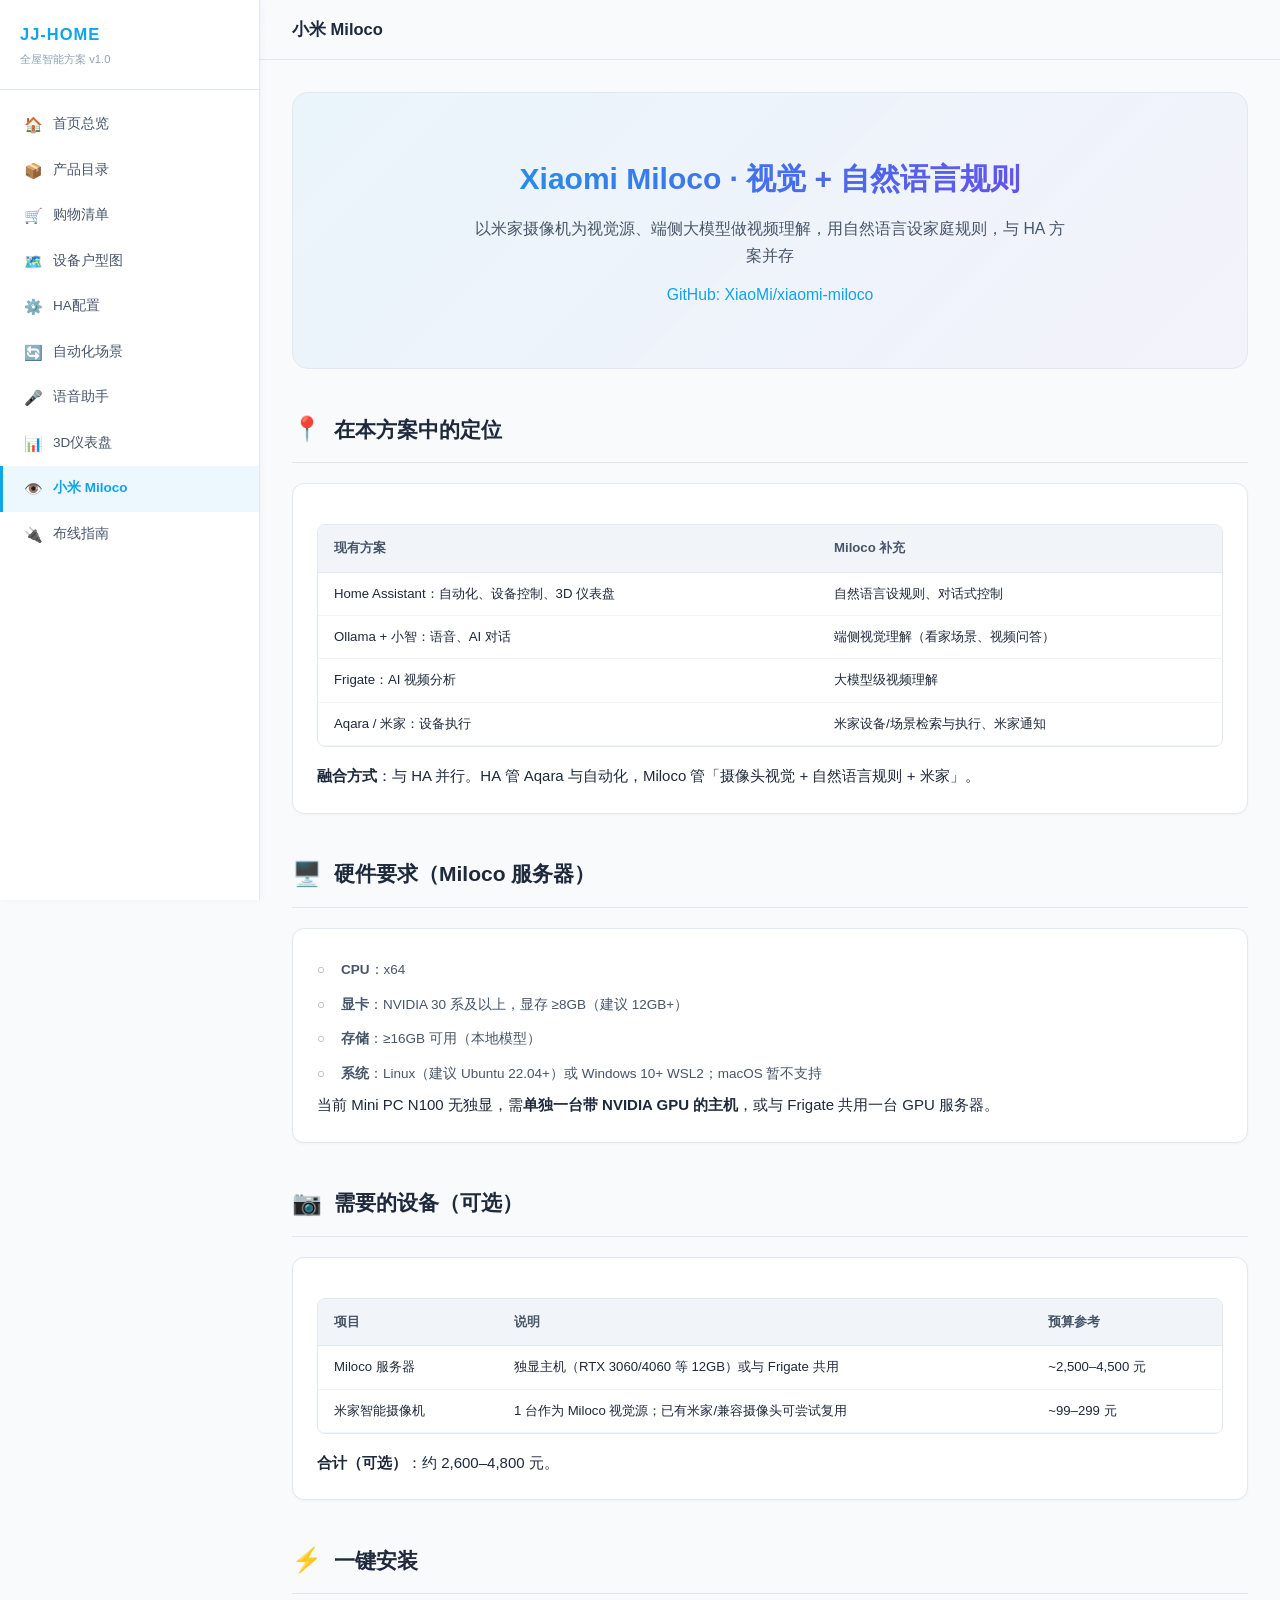
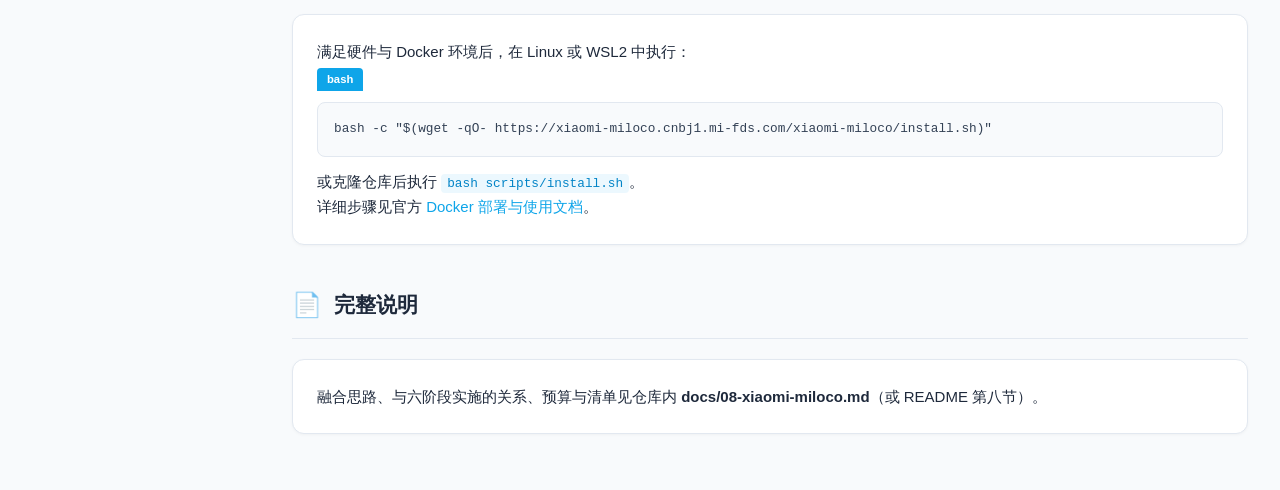
<file: site/miloco.html>
<!DOCTYPE html>
<html lang="zh-CN">
<head>
  <meta charset="UTF-8">
  <meta name="viewport" content="width=device-width, initial-scale=1.0">
  <title>JJ-HOME 全屋智能方案 | 小米 Miloco</title>
  <link rel="stylesheet" href="css/style.css">
</head>
<body>
  <div class="overlay" aria-hidden="true"></div>

  <aside class="sidebar">
    <div class="sidebar-header">
      <h1>JJ-HOME</h1>
      <p class="subtitle">全屋智能方案 v1.0</p>
    </div>
    <nav class="sidebar-nav">
      <a href="index.html"><span class="nav-icon">🏠</span> 首页总览</a>
      <a href="products.html"><span class="nav-icon">📦</span> 产品目录</a>
      <a href="shopping.html"><span class="nav-icon">🛒</span> 购物清单</a>
      <a href="floorplan.html"><span class="nav-icon">🗺️</span> 设备户型图</a>
      <a href="ha-setup.html"><span class="nav-icon">⚙️</span> HA配置</a>
      <a href="automations.html"><span class="nav-icon">🔄</span> 自动化场景</a>
      <a href="voice.html"><span class="nav-icon">🎤</span> 语音助手</a>
      <a href="dashboard.html"><span class="nav-icon">📊</span> 3D仪表盘</a>
      <a href="miloco.html" class="active"><span class="nav-icon">👁️</span> 小米 Miloco</a>
      <a href="wiring.html"><span class="nav-icon">🔌</span> 布线指南</a>
    </nav>
  </aside>

  <main class="main">
    <header class="header">
      <button class="hamburger" aria-label="打开菜单">☰</button>
      <h1 class="page-title">小米 Miloco</h1>
    </header>

    <div class="content">
      <section class="hero">
        <h2>Xiaomi Miloco · 视觉 + 自然语言规则</h2>
        <p>以米家摄像机为视觉源、端侧大模型做视频理解，用自然语言设家庭规则，与 HA 方案并存</p>
        <p style="margin-top:12px;"><a href="https://github.com/XiaoMi/xiaomi-miloco" target="_blank" rel="noopener" class="link">GitHub: XiaoMi/xiaomi-miloco</a></p>
      </section>

      <section class="section-header">
        <span class="section-icon">📍</span>
        <h2>在本方案中的定位</h2>
      </section>
      <div class="card">
        <div class="table-wrapper">
          <table>
            <thead>
              <tr><th>现有方案</th><th>Miloco 补充</th></tr>
            </thead>
            <tbody>
              <tr><td>Home Assistant：自动化、设备控制、3D 仪表盘</td><td>自然语言设规则、对话式控制</td></tr>
              <tr><td>Ollama + 小智：语音、AI 对话</td><td>端侧视觉理解（看家场景、视频问答）</td></tr>
              <tr><td>Frigate：AI 视频分析</td><td>大模型级视频理解</td></tr>
              <tr><td>Aqara / 米家：设备执行</td><td>米家设备/场景检索与执行、米家通知</td></tr>
            </tbody>
          </table>
        </div>
        <p><strong>融合方式</strong>：与 HA 并行。HA 管 Aqara 与自动化，Miloco 管「摄像头视觉 + 自然语言规则 + 米家」。</p>
      </div>

      <section class="section-header">
        <span class="section-icon">🖥️</span>
        <h2>硬件要求（Miloco 服务器）</h2>
      </section>
      <div class="card">
        <ul class="checklist">
          <li><strong>CPU</strong>：x64</li>
          <li><strong>显卡</strong>：NVIDIA 30 系及以上，显存 ≥8GB（建议 12GB+）</li>
          <li><strong>存储</strong>：≥16GB 可用（本地模型）</li>
          <li><strong>系统</strong>：Linux（建议 Ubuntu 22.04+）或 Windows 10+ WSL2；macOS 暂不支持</li>
        </ul>
        <p>当前 Mini PC N100 无独显，需<strong>单独一台带 NVIDIA GPU 的主机</strong>，或与 Frigate 共用一台 GPU 服务器。</p>
      </div>

      <section class="section-header">
        <span class="section-icon">📷</span>
        <h2>需要的设备（可选）</h2>
      </section>
      <div class="card">
        <div class="table-wrapper">
          <table>
            <thead>
              <tr><th>项目</th><th>说明</th><th>预算参考</th></tr>
            </thead>
            <tbody>
              <tr><td>Miloco 服务器</td><td>独显主机（RTX 3060/4060 等 12GB）或与 Frigate 共用</td><td>~2,500–4,500 元</td></tr>
              <tr><td>米家智能摄像机</td><td>1 台作为 Miloco 视觉源；已有米家/兼容摄像头可尝试复用</td><td>~99–299 元</td></tr>
            </tbody>
          </table>
        </div>
        <p><strong>合计（可选）</strong>：约 2,600–4,800 元。</p>
      </div>

      <section class="section-header">
        <span class="section-icon">⚡</span>
        <h2>一键安装</h2>
      </section>
      <div class="card">
        <p>满足硬件与 Docker 环境后，在 Linux 或 WSL2 中执行：</p>
        <div class="code-wrapper">
          <span class="code-label">bash</span>
          <pre><code>bash -c "$(wget -qO- https://xiaomi-miloco.cnbj1.mi-fds.com/xiaomi-miloco/install.sh)"</code></pre>
        </div>
        <p>或克隆仓库后执行 <code>bash scripts/install.sh</code>。</p>
        <p>详细步骤见官方 <a href="https://github.com/XiaoMi/xiaomi-miloco/tree/main/docs" target="_blank" rel="noopener" class="link">Docker 部署与使用文档</a>。</p>
      </div>

      <section class="section-header">
        <span class="section-icon">📄</span>
        <h2>完整说明</h2>
      </section>
      <div class="card">
        <p>融合思路、与六阶段实施的关系、预算与清单见仓库内 <strong>docs/08-xiaomi-miloco.md</strong>（或 README 第八节）。</p>
      </div>
    </div>
  </main>

  <script src="js/main.js"></script>
</body>
</html>
</file>
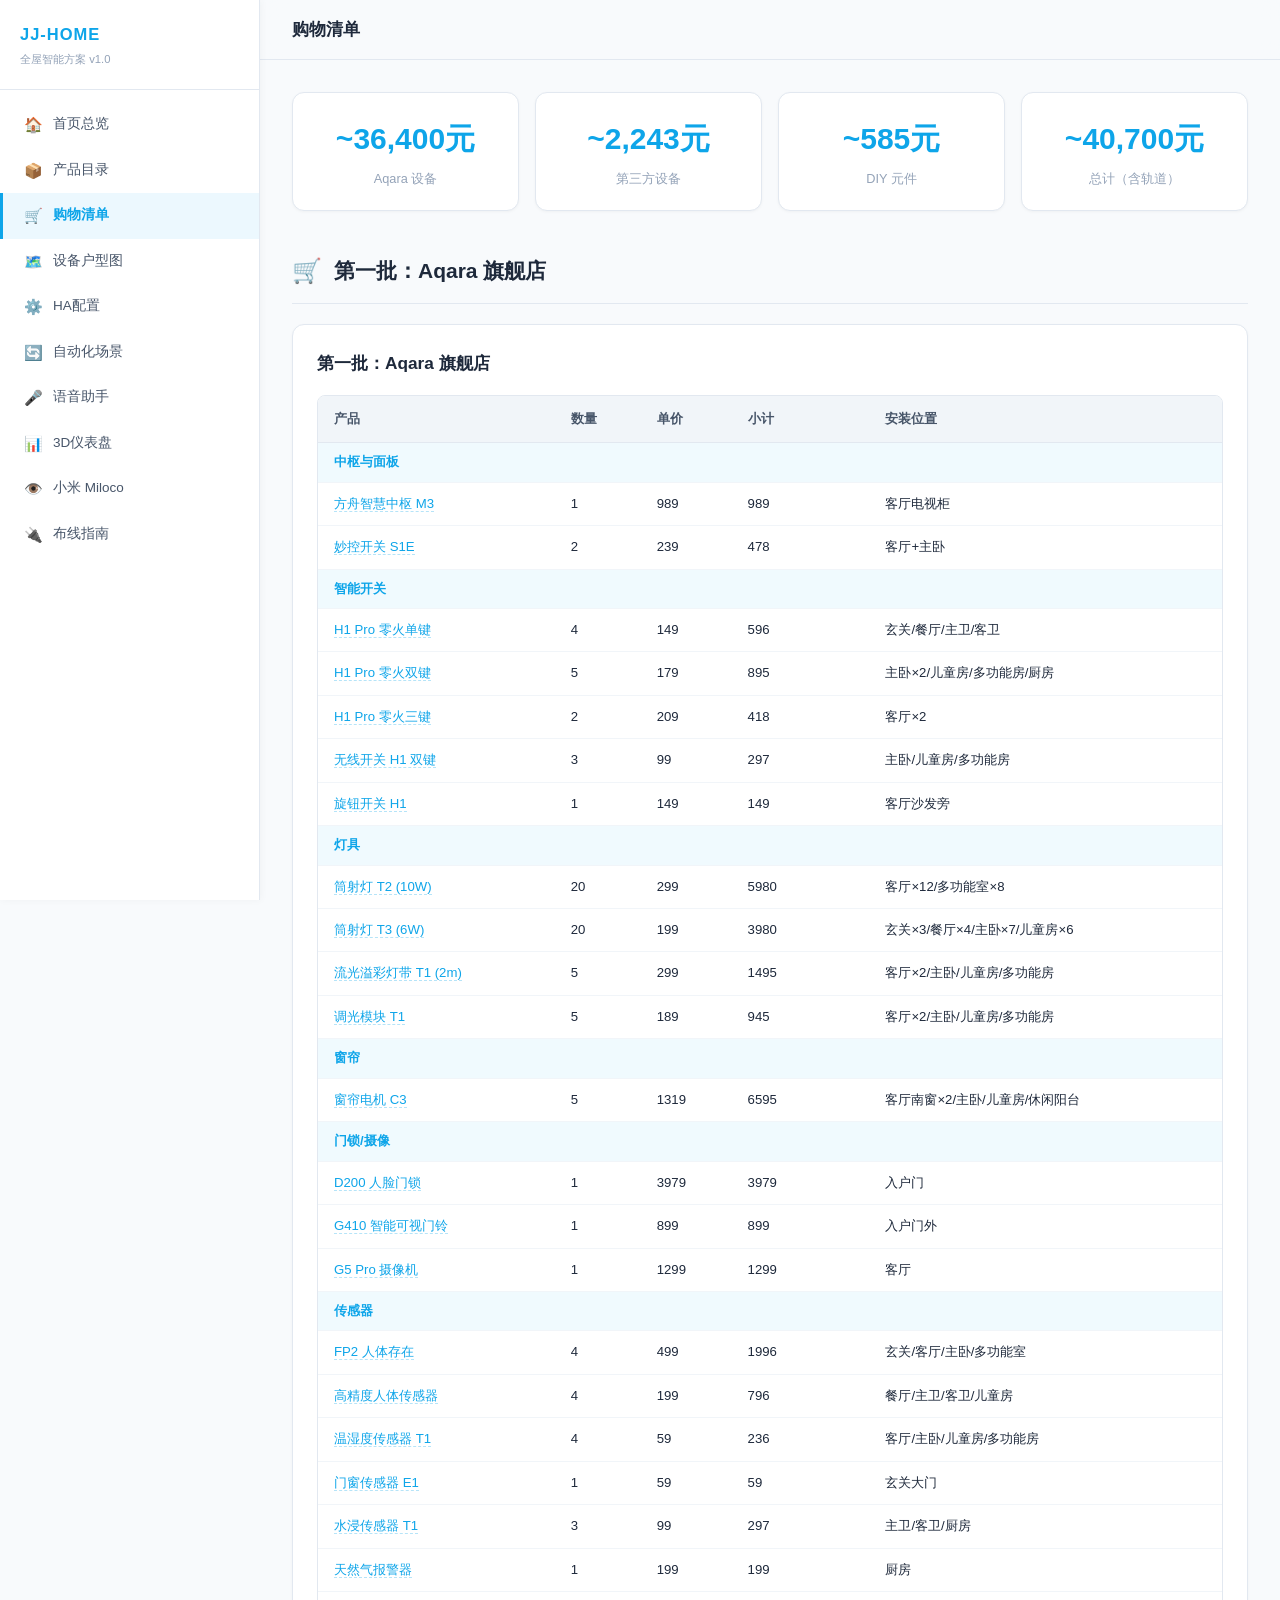
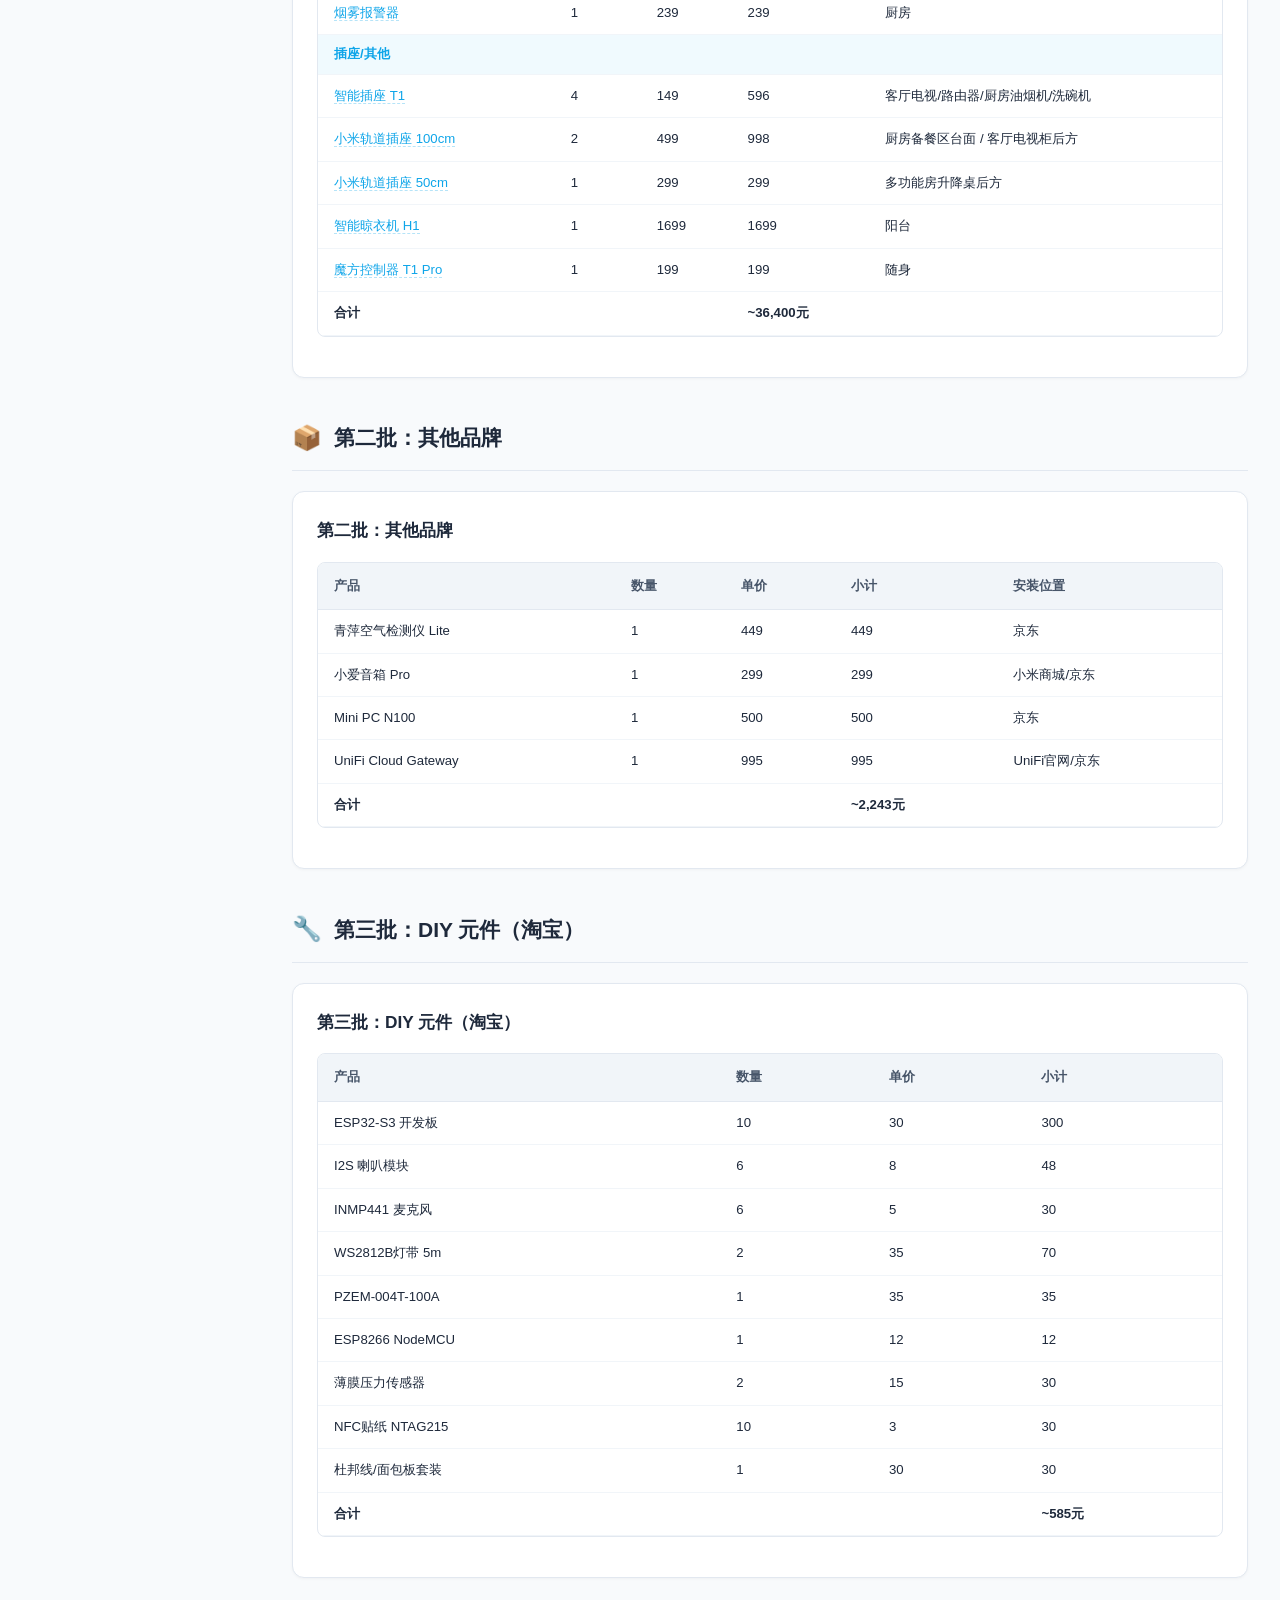
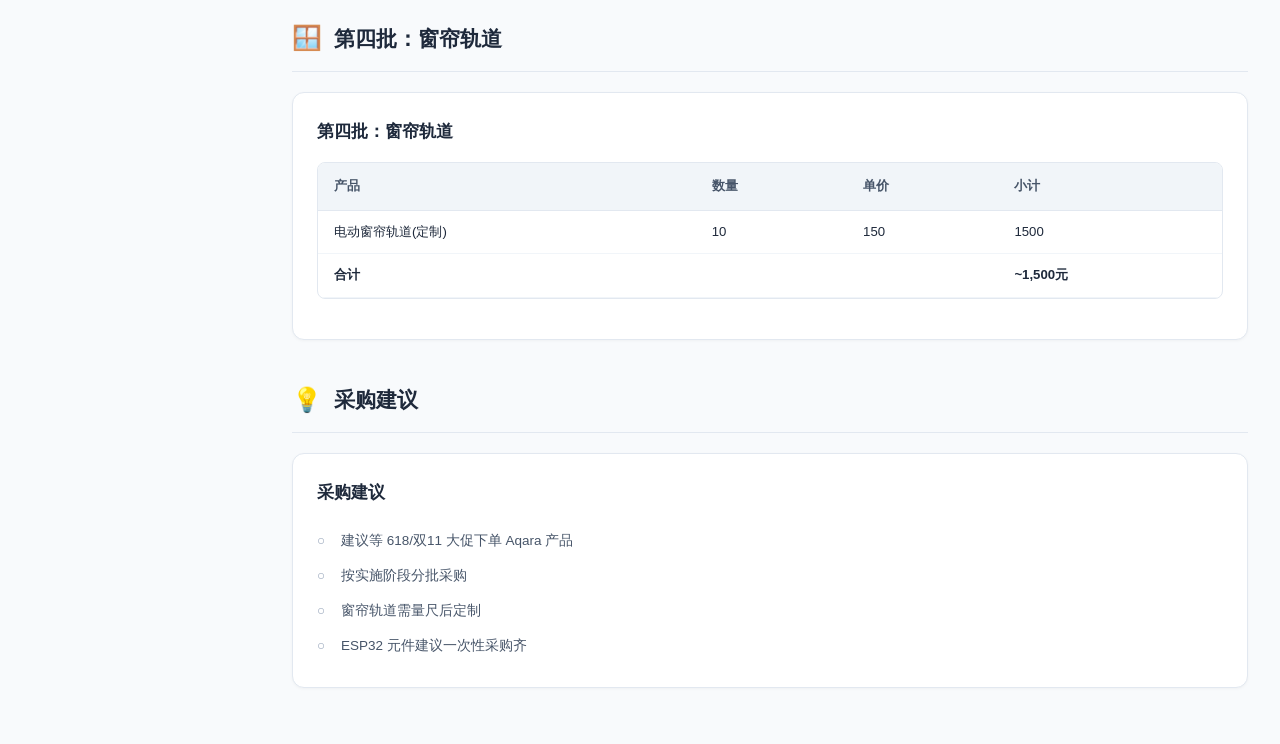
<file: site/shopping.html>
<!DOCTYPE html>
<html lang="zh-CN">
<head>
  <meta charset="UTF-8">
  <meta name="viewport" content="width=device-width, initial-scale=1.0">
  <title>JJ-HOME 全屋智能方案 | 购物清单</title>
  <link rel="stylesheet" href="css/style.css">
</head>
<body>
  <!-- 移动端遮罩 -->
  <div class="overlay" aria-hidden="true"></div>

  <!-- 侧边栏 -->
  <aside class="sidebar">
    <div class="sidebar-header">
      <h1>JJ-HOME</h1>
      <p class="subtitle">全屋智能方案 v1.0</p>
    </div>
    <nav class="sidebar-nav">
      <a href="index.html"><span class="nav-icon">🏠</span> 首页总览</a>
      <a href="products.html"><span class="nav-icon">📦</span> 产品目录</a>
      <a href="shopping.html" class="active"><span class="nav-icon">🛒</span> 购物清单</a>
      <a href="floorplan.html"><span class="nav-icon">🗺️</span> 设备户型图</a>
      <a href="ha-setup.html"><span class="nav-icon">⚙️</span> HA配置</a>
      <a href="automations.html"><span class="nav-icon">🔄</span> 自动化场景</a>
      <a href="voice.html"><span class="nav-icon">🎤</span> 语音助手</a>
      <a href="dashboard.html"><span class="nav-icon">📊</span> 3D仪表盘</a>
      <a href="miloco.html"><span class="nav-icon">👁️</span> 小米 Miloco</a>
      <a href="wiring.html"><span class="nav-icon">🔌</span> 布线指南</a>
    </nav>
  </aside>

  <!-- 主内容区 -->
  <main class="main">
    <header class="header">
      <button class="hamburger" aria-label="打开菜单">☰</button>
      <h1 class="page-title">购物清单</h1>
    </header>

    <div class="content">
      <!-- 统计卡片 -->
      <section class="stats-grid">
        <div class="stat-card">
          <div class="stat-value">~36,400元</div>
          <div class="stat-label">Aqara 设备</div>
        </div>
        <div class="stat-card">
          <div class="stat-value">~2,243元</div>
          <div class="stat-label">第三方设备</div>
        </div>
        <div class="stat-card">
          <div class="stat-value">~585元</div>
          <div class="stat-label">DIY 元件</div>
        </div>
        <div class="stat-card">
          <div class="stat-value">~40,700元</div>
          <div class="stat-label">总计（含轨道）</div>
        </div>
      </section>

      <!-- 第一批：Aqara 旗舰店 -->
      <section class="section-header">
        <span class="section-icon">🛒</span>
        <h2>第一批：Aqara 旗舰店</h2>
      </section>
      <div class="card">
        <h3>第一批：Aqara 旗舰店</h3>
        <div class="table-wrapper">
          <table>
            <thead>
              <tr>
                <th>产品</th>
                <th>数量</th>
                <th>单价</th>
                <th>小计</th>
                <th>安装位置</th>
              </tr>
            </thead>
            <tbody>
              <tr><td colspan="5" class="table-group">中枢与面板</td></tr>
              <tr>
                <td><a href="products.html#m3-hub" class="product-link">方舟智慧中枢 M3</a></td>
                <td>1</td>
                <td>989</td>
                <td>989</td>
                <td>客厅电视柜</td>
              </tr>
              <tr>
                <td><a href="products.html#s1e-panel" class="product-link">妙控开关 S1E</a></td>
                <td>2</td>
                <td>239</td>
                <td>478</td>
                <td>客厅+主卧</td>
              </tr>
              <tr><td colspan="5" class="table-group">智能开关</td></tr>
              <tr>
                <td><a href="products.html#h1pro-single" class="product-link">H1 Pro 零火单键</a></td>
                <td>4</td>
                <td>149</td>
                <td>596</td>
                <td>玄关/餐厅/主卫/客卫</td>
              </tr>
              <tr>
                <td><a href="products.html#h1pro-double" class="product-link">H1 Pro 零火双键</a></td>
                <td>5</td>
                <td>179</td>
                <td>895</td>
                <td>主卧×2/儿童房/多功能房/厨房</td>
              </tr>
              <tr>
                <td><a href="products.html#h1pro-triple" class="product-link">H1 Pro 零火三键</a></td>
                <td>2</td>
                <td>209</td>
                <td>418</td>
                <td>客厅×2</td>
              </tr>
              <tr>
                <td><a href="products.html#wireless-h1" class="product-link">无线开关 H1 双键</a></td>
                <td>3</td>
                <td>99</td>
                <td>297</td>
                <td>主卧/儿童房/多功能房</td>
              </tr>
              <tr>
                <td><a href="products.html#knob-h1" class="product-link">旋钮开关 H1</a></td>
                <td>1</td>
                <td>149</td>
                <td>149</td>
                <td>客厅沙发旁</td>
              </tr>
              <tr><td colspan="5" class="table-group">灯具</td></tr>
              <tr>
                <td><a href="products.html#spotlight-t2" class="product-link">筒射灯 T2 (10W)</a></td>
                <td>20</td>
                <td>299</td>
                <td>5980</td>
                <td>客厅×12/多功能室×8</td>
              </tr>
              <tr>
                <td><a href="products.html#spotlight-t3" class="product-link">筒射灯 T3 (6W)</a></td>
                <td>20</td>
                <td>199</td>
                <td>3980</td>
                <td>玄关×3/餐厅×4/主卧×7/儿童房×6</td>
              </tr>
              <tr>
                <td><a href="products.html#led-strip" class="product-link">流光溢彩灯带 T1 (2m)</a></td>
                <td>5</td>
                <td>299</td>
                <td>1495</td>
                <td>客厅×2/主卧/儿童房/多功能房</td>
              </tr>
              <tr>
                <td><a href="products.html#dimmer-t1" class="product-link">调光模块 T1</a></td>
                <td>5</td>
                <td>189</td>
                <td>945</td>
                <td>客厅×2/主卧/儿童房/多功能房</td>
              </tr>
              <tr><td colspan="5" class="table-group">窗帘</td></tr>
              <tr>
                <td><a href="products.html#curtain-c3" class="product-link">窗帘电机 C3</a></td>
                <td>5</td>
                <td>1319</td>
                <td>6595</td>
                <td>客厅南窗×2/主卧/儿童房/休闲阳台</td>
              </tr>
              <tr><td colspan="5" class="table-group">门锁/摄像</td></tr>
              <tr>
                <td><a href="products.html#lock-d200" class="product-link">D200 人脸门锁</a></td>
                <td>1</td>
                <td>3979</td>
                <td>3979</td>
                <td>入户门</td>
              </tr>
              <tr>
                <td><a href="products.html#doorbell-g4" class="product-link">G410 智能可视门铃</a></td>
                <td>1</td>
                <td>899</td>
                <td>899</td>
                <td>入户门外</td>
              </tr>
              <tr>
                <td><a href="products.html#camera-g3" class="product-link">G5 Pro 摄像机</a></td>
                <td>1</td>
                <td>1299</td>
                <td>1299</td>
                <td>客厅</td>
              </tr>
              <tr><td colspan="5" class="table-group">传感器</td></tr>
              <tr>
                <td><a href="products.html#fp2-sensor" class="product-link">FP2 人体存在</a></td>
                <td>4</td>
                <td>499</td>
                <td>1996</td>
                <td>玄关/客厅/主卧/多功能室</td>
              </tr>
              <tr>
                <td><a href="products.html#p2-sensor" class="product-link">高精度人体传感器</a></td>
                <td>4</td>
                <td>199</td>
                <td>796</td>
                <td>餐厅/主卫/客卫/儿童房</td>
              </tr>
              <tr>
                <td><a href="products.html#temp-e1" class="product-link">温湿度传感器 T1</a></td>
                <td>4</td>
                <td>59</td>
                <td>236</td>
                <td>客厅/主卧/儿童房/多功能房</td>
              </tr>
              <tr>
                <td><a href="products.html#door-sensor-e1" class="product-link">门窗传感器 E1</a></td>
                <td>1</td>
                <td>59</td>
                <td>59</td>
                <td>玄关大门</td>
              </tr>
              <tr>
                <td><a href="products.html#water-leak-t1" class="product-link">水浸传感器 T1</a></td>
                <td>3</td>
                <td>99</td>
                <td>297</td>
                <td>主卫/客卫/厨房</td>
              </tr>
              <tr>
                <td><a href="products.html#gas-alarm" class="product-link">天然气报警器</a></td>
                <td>1</td>
                <td>199</td>
                <td>199</td>
                <td>厨房</td>
              </tr>
              <tr>
                <td><a href="products.html#smoke-alarm" class="product-link">烟雾报警器</a></td>
                <td>1</td>
                <td>239</td>
                <td>239</td>
                <td>厨房</td>
              </tr>
              <tr><td colspan="5" class="table-group">插座/其他</td></tr>
              <tr>
                <td><a href="products.html#smart-plug-t1" class="product-link">智能插座 T1</a></td>
                <td>4</td>
                <td>149</td>
                <td>596</td>
                <td>客厅电视/路由器/厨房油烟机/洗碗机</td>
              </tr>
              <tr>
                <td><a href="products.html#rail-socket-100" class="product-link">小米轨道插座 100cm</a></td>
                <td>2</td>
                <td>499</td>
                <td>998</td>
                <td>厨房备餐区台面 / 客厅电视柜后方</td>
              </tr>
              <tr>
                <td><a href="products.html#rail-socket-50" class="product-link">小米轨道插座 50cm</a></td>
                <td>1</td>
                <td>299</td>
                <td>299</td>
                <td>多功能房升降桌后方</td>
              </tr>
              <tr>
                <td><a href="products.html#drying-rack" class="product-link">智能晾衣机 H1</a></td>
                <td>1</td>
                <td>1699</td>
                <td>1699</td>
                <td>阳台</td>
              </tr>
              <tr>
                <td><a href="products.html#cube-t1pro" class="product-link">魔方控制器 T1 Pro</a></td>
                <td>1</td>
                <td>199</td>
                <td>199</td>
                <td>随身</td>
              </tr>
            </tbody>
            <tfoot>
              <tr>
                <td colspan="3"><strong>合计</strong></td>
                <td><strong>~36,400元</strong></td>
                <td></td>
              </tr>
            </tfoot>
          </table>
        </div>
      </div>

      <!-- 第二批：其他品牌 -->
      <section class="section-header">
        <span class="section-icon">📦</span>
        <h2>第二批：其他品牌</h2>
      </section>
      <div class="card">
        <h3>第二批：其他品牌</h3>
        <div class="table-wrapper">
          <table>
            <thead>
              <tr>
                <th>产品</th>
                <th>数量</th>
                <th>单价</th>
                <th>小计</th>
                <th>安装位置</th>
              </tr>
            </thead>
            <tbody>
              <tr>
                <td>青萍空气检测仪 Lite</td>
                <td>1</td>
                <td>449</td>
                <td>449</td>
                <td>京东</td>
              </tr>
              <tr>
                <td>小爱音箱 Pro</td>
                <td>1</td>
                <td>299</td>
                <td>299</td>
                <td>小米商城/京东</td>
              </tr>
              <tr>
                <td>Mini PC N100</td>
                <td>1</td>
                <td>500</td>
                <td>500</td>
                <td>京东</td>
              </tr>
              <tr>
                <td>UniFi Cloud Gateway</td>
                <td>1</td>
                <td>995</td>
                <td>995</td>
                <td>UniFi官网/京东</td>
              </tr>
            </tbody>
            <tfoot>
              <tr>
                <td colspan="3"><strong>合计</strong></td>
                <td><strong>~2,243元</strong></td>
                <td></td>
              </tr>
            </tfoot>
          </table>
        </div>
      </div>

      <!-- 第三批：DIY 元件（淘宝） -->
      <section class="section-header">
        <span class="section-icon">🔧</span>
        <h2>第三批：DIY 元件（淘宝）</h2>
      </section>
      <div class="card">
        <h3>第三批：DIY 元件（淘宝）</h3>
        <div class="table-wrapper">
          <table>
            <thead>
              <tr>
                <th>产品</th>
                <th>数量</th>
                <th>单价</th>
                <th>小计</th>
              </tr>
            </thead>
            <tbody>
              <tr>
                <td>ESP32-S3 开发板</td>
                <td>10</td>
                <td>30</td>
                <td>300</td>
              </tr>
              <tr>
                <td>I2S 喇叭模块</td>
                <td>6</td>
                <td>8</td>
                <td>48</td>
              </tr>
              <tr>
                <td>INMP441 麦克风</td>
                <td>6</td>
                <td>5</td>
                <td>30</td>
              </tr>
              <tr>
                <td>WS2812B灯带 5m</td>
                <td>2</td>
                <td>35</td>
                <td>70</td>
              </tr>
              <tr>
                <td>PZEM-004T-100A</td>
                <td>1</td>
                <td>35</td>
                <td>35</td>
              </tr>
              <tr>
                <td>ESP8266 NodeMCU</td>
                <td>1</td>
                <td>12</td>
                <td>12</td>
              </tr>
              <tr>
                <td>薄膜压力传感器</td>
                <td>2</td>
                <td>15</td>
                <td>30</td>
              </tr>
              <tr>
                <td>NFC贴纸 NTAG215</td>
                <td>10</td>
                <td>3</td>
                <td>30</td>
              </tr>
              <tr>
                <td>杜邦线/面包板套装</td>
                <td>1</td>
                <td>30</td>
                <td>30</td>
              </tr>
            </tbody>
            <tfoot>
              <tr>
                <td colspan="3"><strong>合计</strong></td>
                <td><strong>~585元</strong></td>
              </tr>
            </tfoot>
          </table>
        </div>
      </div>

      <!-- 第四批：窗帘轨道 -->
      <section class="section-header">
        <span class="section-icon">🪟</span>
        <h2>第四批：窗帘轨道</h2>
      </section>
      <div class="card">
        <h3>第四批：窗帘轨道</h3>
        <div class="table-wrapper">
          <table>
            <thead>
              <tr>
                <th>产品</th>
                <th>数量</th>
                <th>单价</th>
                <th>小计</th>
              </tr>
            </thead>
            <tbody>
              <tr>
                <td>电动窗帘轨道(定制)</td>
                <td>10</td>
                <td>150</td>
                <td>1500</td>
              </tr>
            </tbody>
            <tfoot>
              <tr>
                <td colspan="3"><strong>合计</strong></td>
                <td><strong>~1,500元</strong></td>
              </tr>
            </tfoot>
          </table>
        </div>
      </div>

      <!-- 采购建议 -->
      <section class="section-header">
        <span class="section-icon">💡</span>
        <h2>采购建议</h2>
      </section>
      <div class="card">
        <h3>采购建议</h3>
        <ul class="checklist">
          <li>建议等 618/双11 大促下单 Aqara 产品</li>
          <li>按实施阶段分批采购</li>
          <li>窗帘轨道需量尺后定制</li>
          <li>ESP32 元件建议一次性采购齐</li>
        </ul>
      </div>
    </div>
  </main>

  <script src="js/main.js"></script>
</body>
</html>
</file>
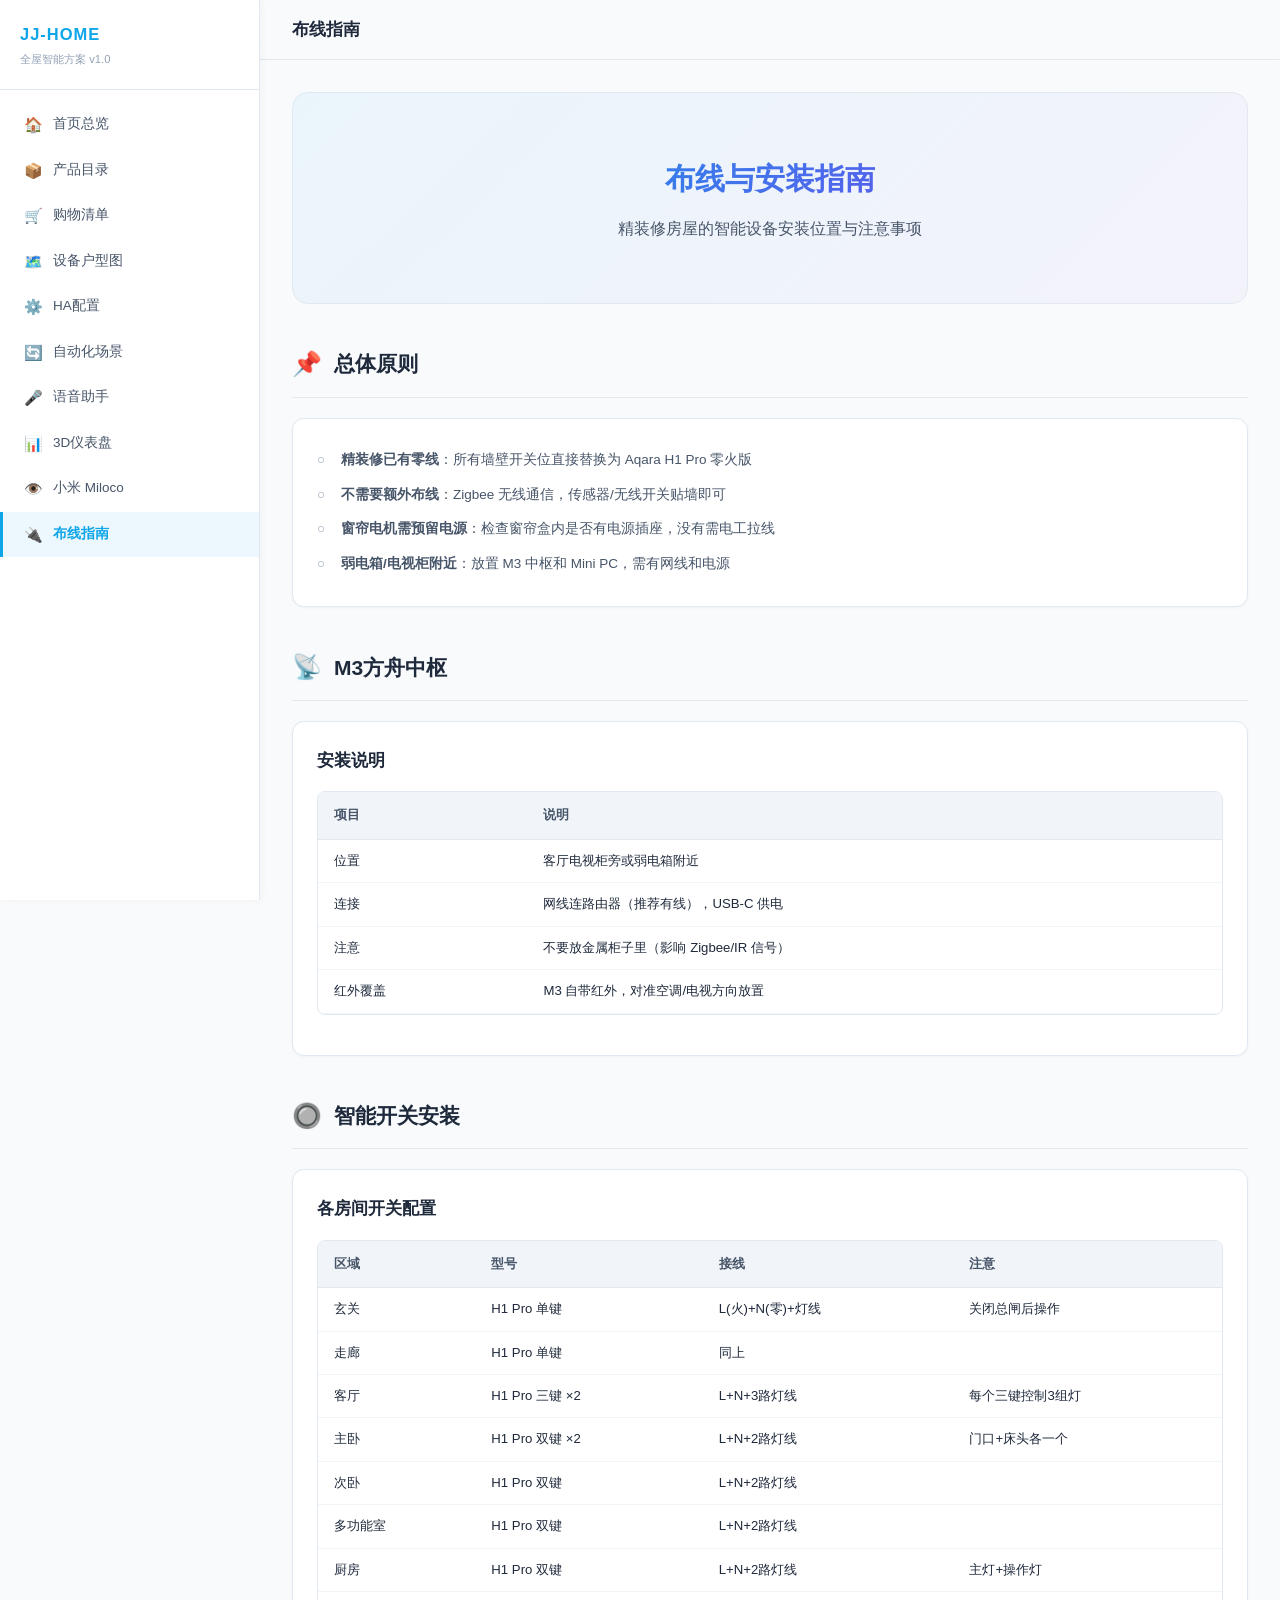
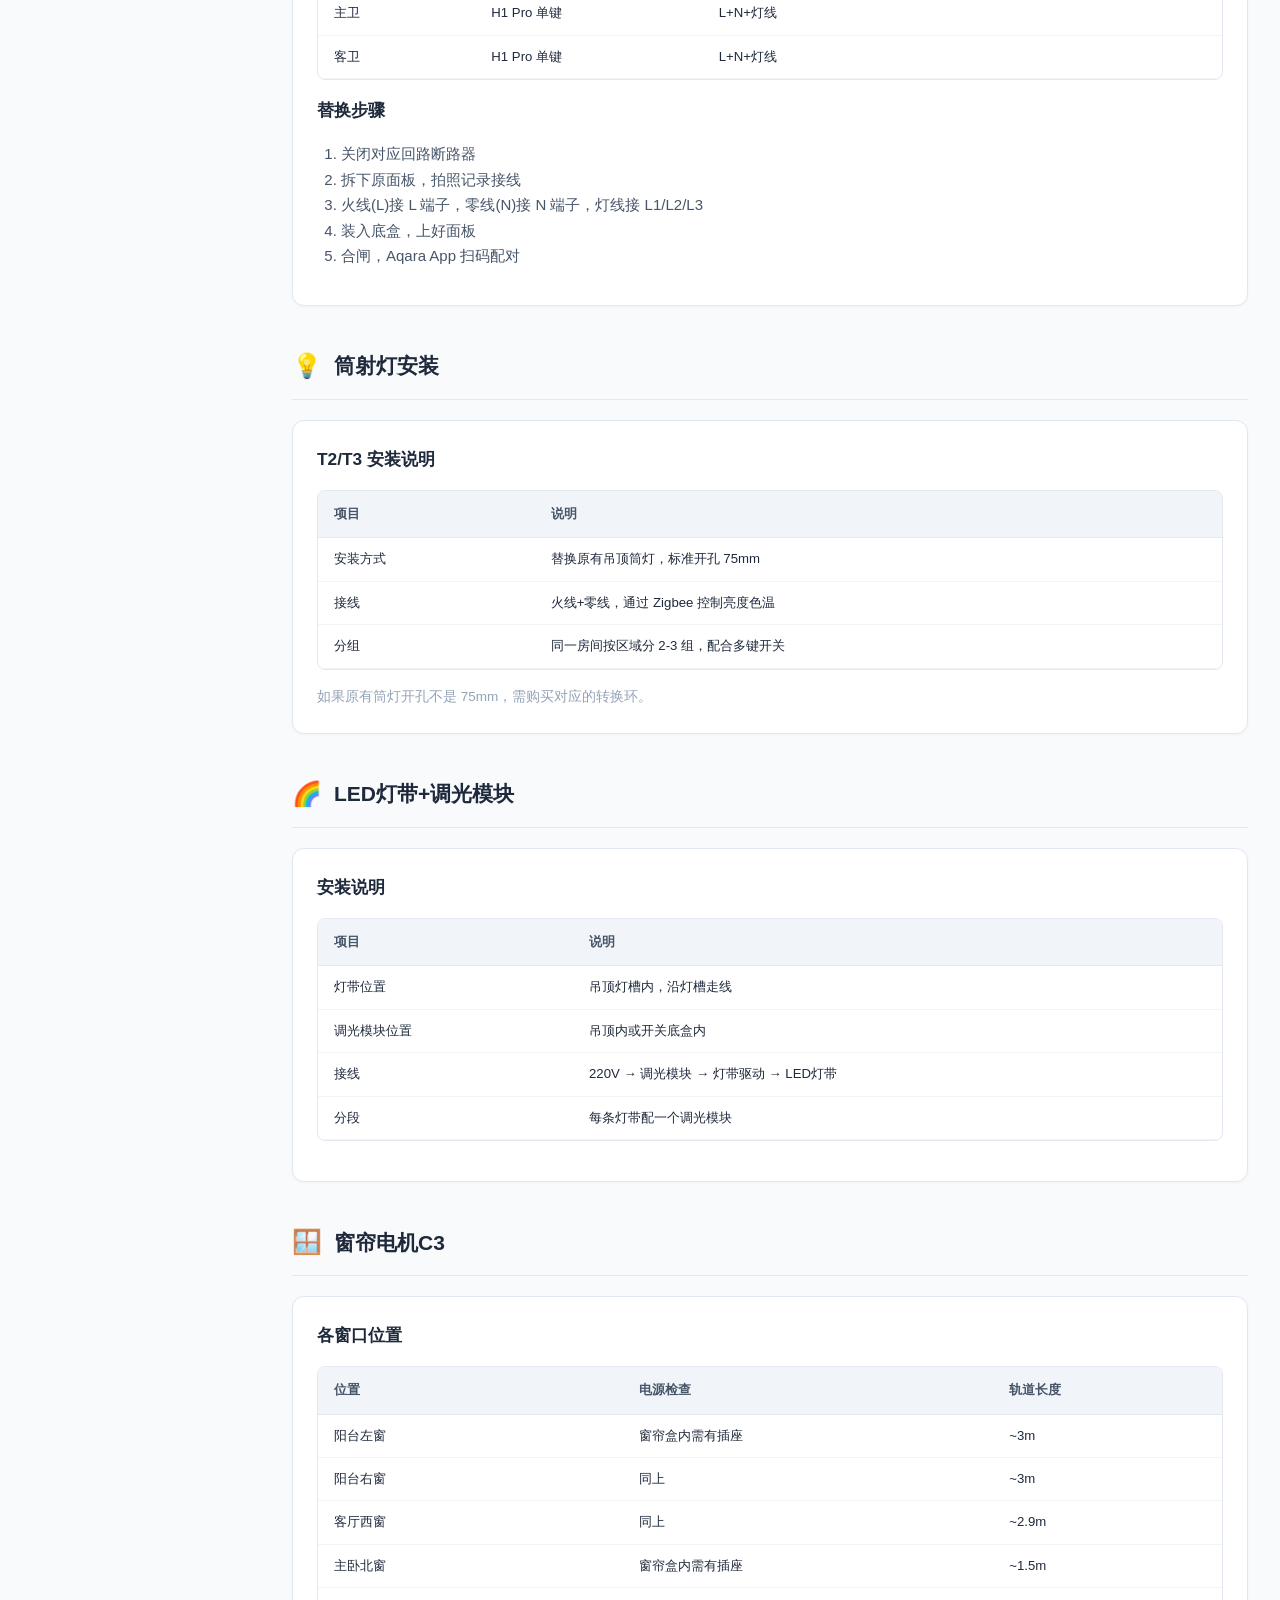
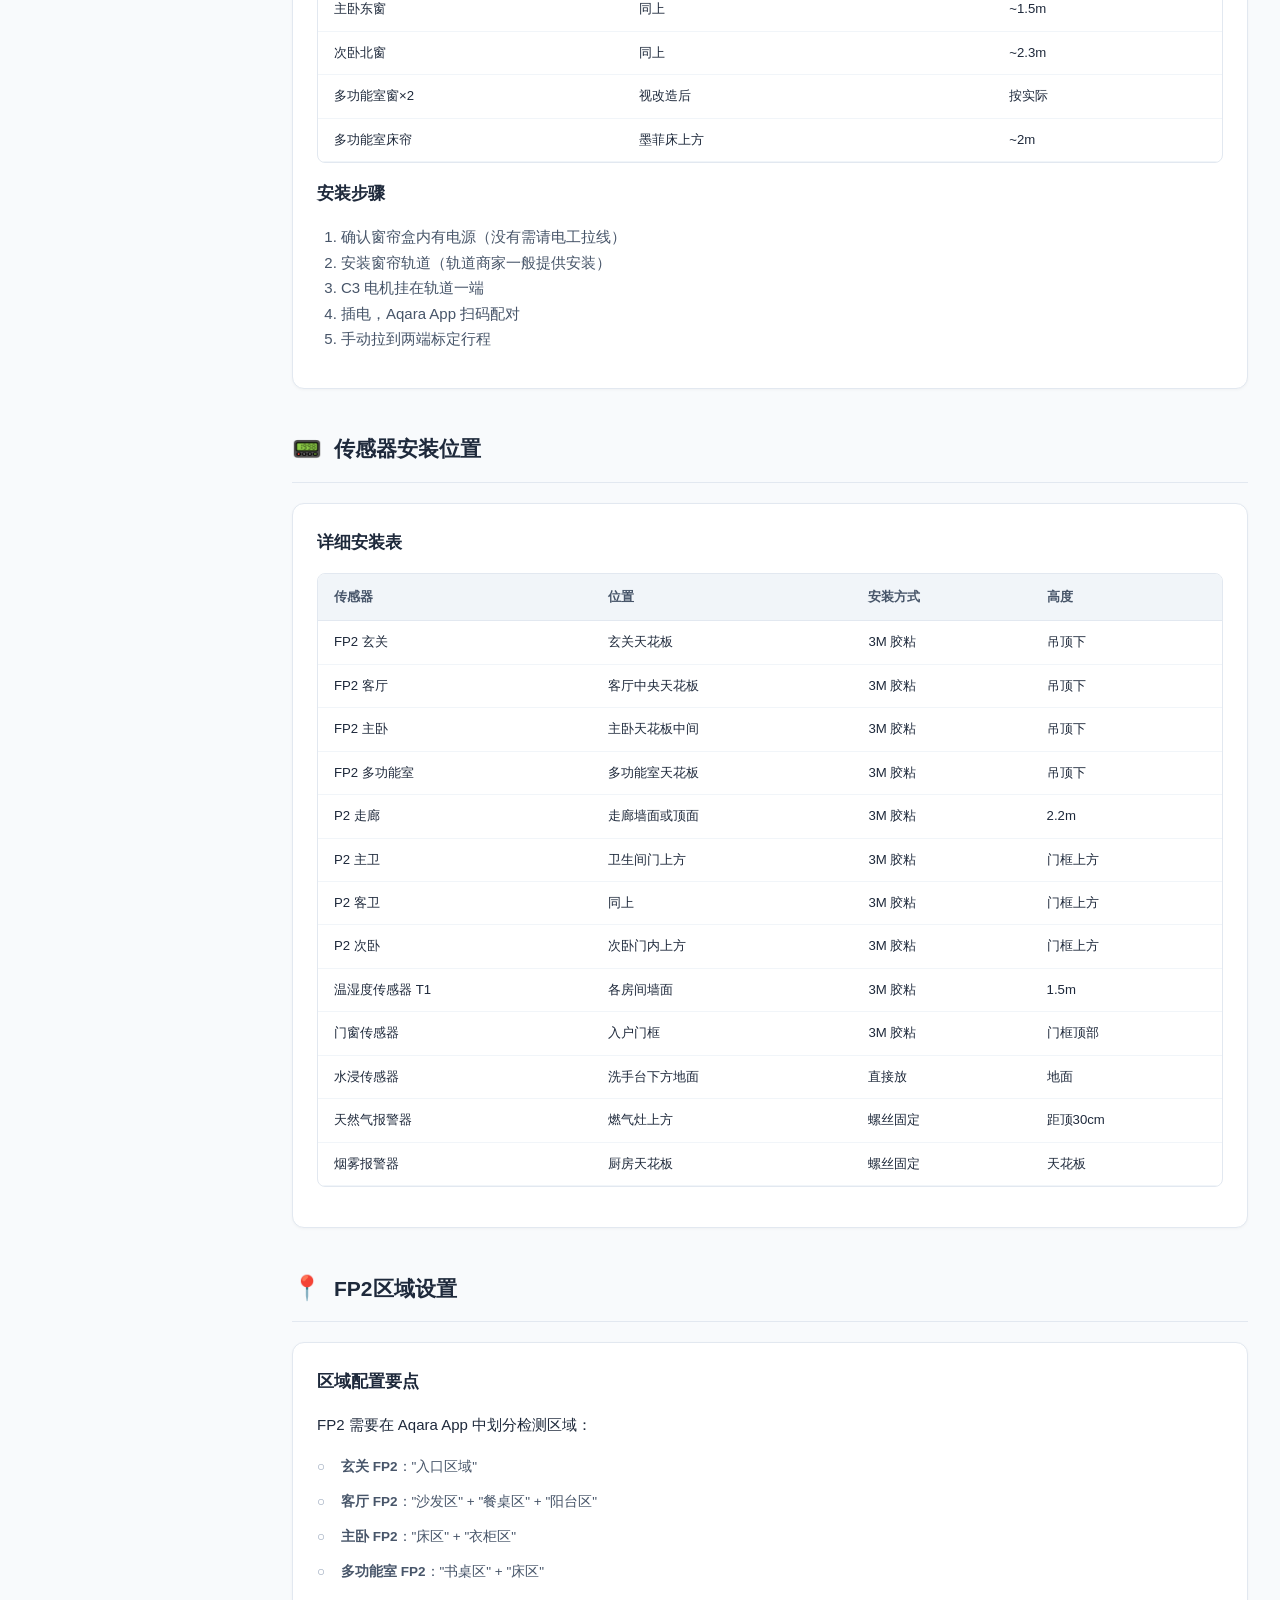
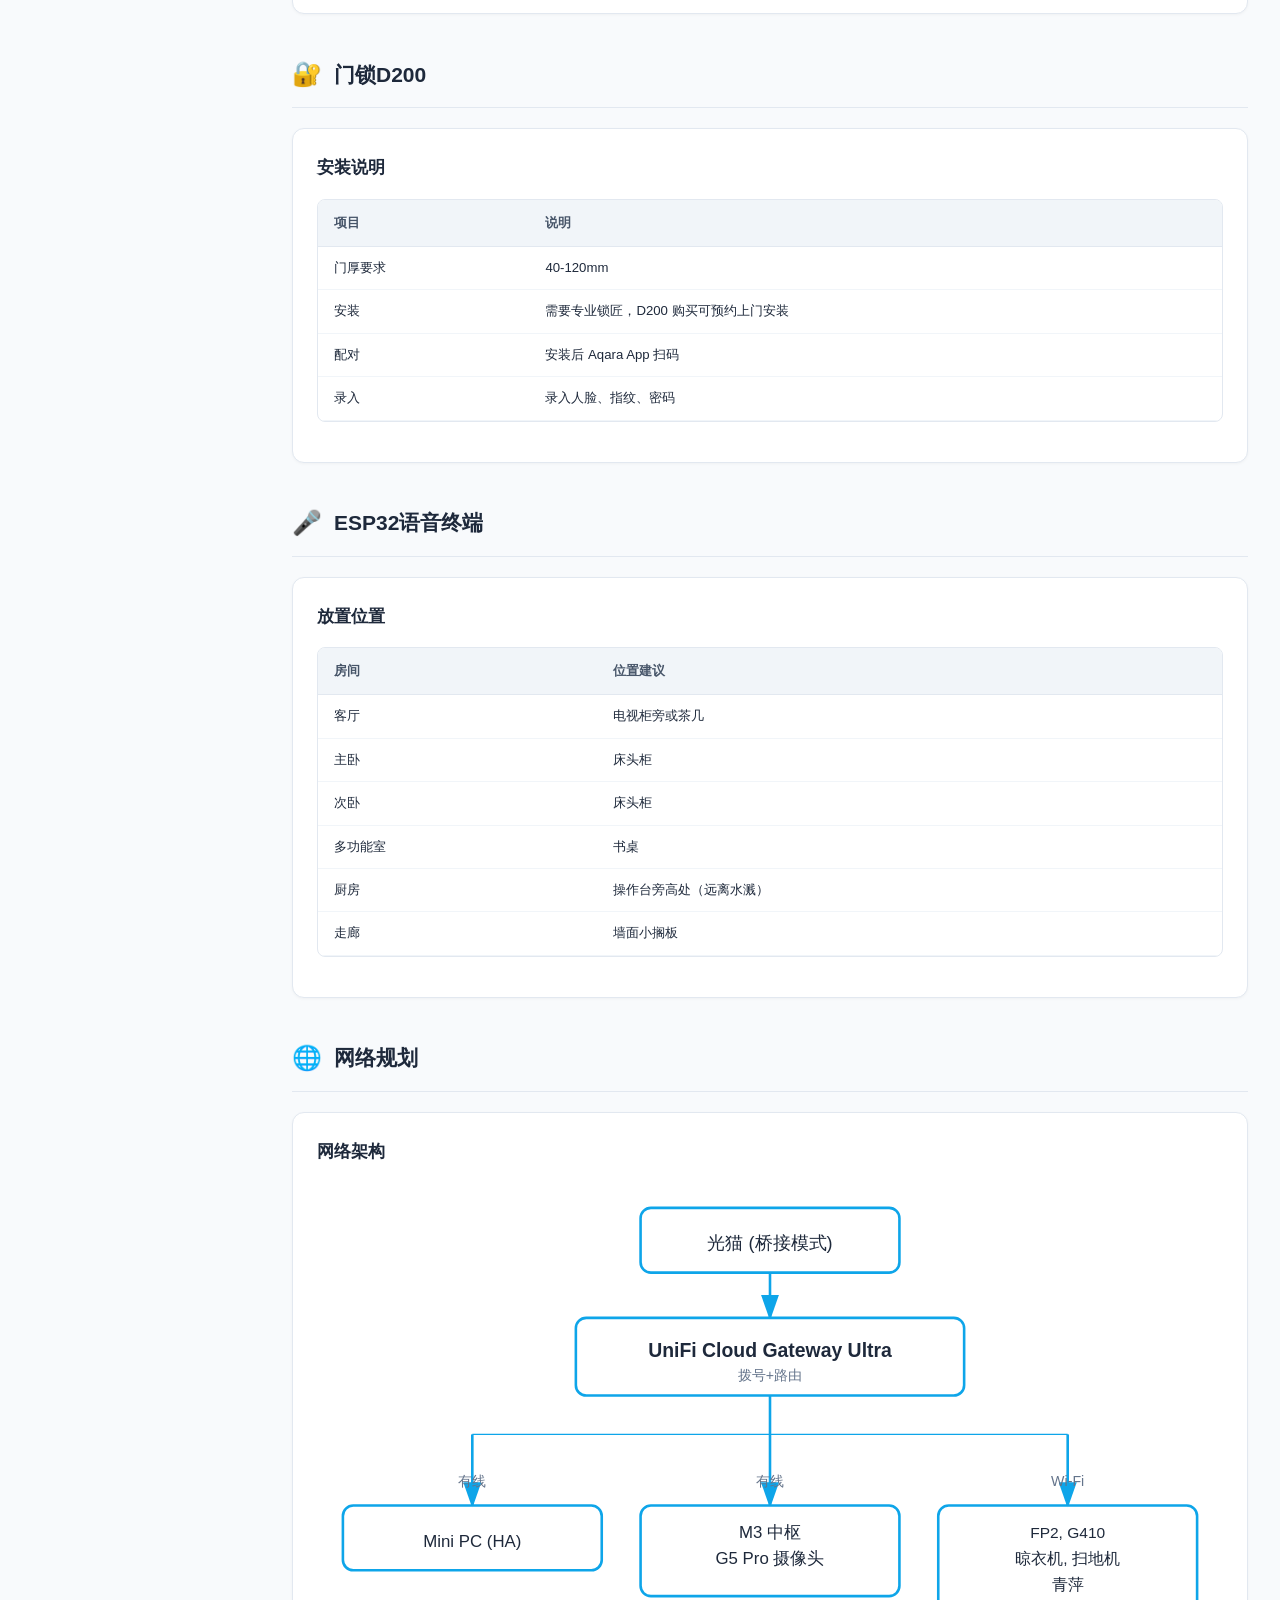
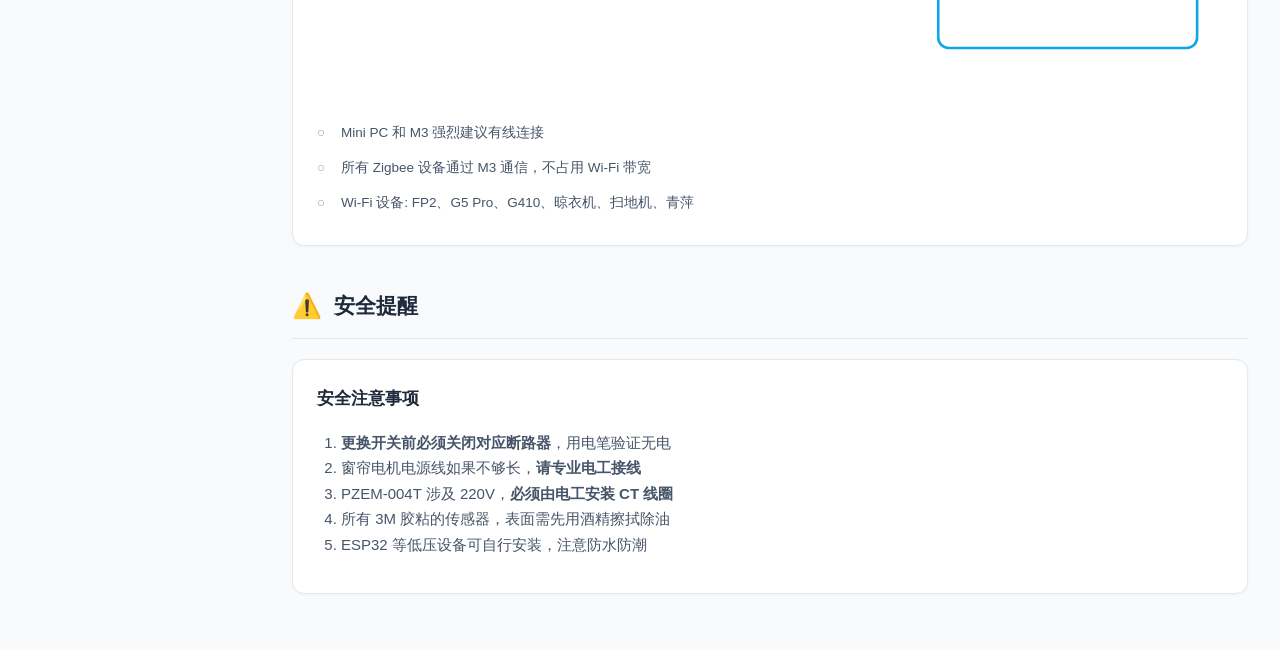
<file: site/wiring.html>
<!DOCTYPE html>
<html lang="zh-CN">
<head>
  <meta charset="UTF-8">
  <meta name="viewport" content="width=device-width, initial-scale=1.0">
  <title>JJ-HOME 全屋智能方案 | 布线指南</title>
  <link rel="stylesheet" href="css/style.css">
</head>
<body>
  <!-- 移动端遮罩 -->
  <div class="overlay" aria-hidden="true"></div>

  <!-- 侧边栏 -->
  <aside class="sidebar">
    <div class="sidebar-header">
      <h1>JJ-HOME</h1>
      <p class="subtitle">全屋智能方案 v1.0</p>
    </div>
    <nav class="sidebar-nav">
      <a href="index.html"><span class="nav-icon">🏠</span> 首页总览</a>
      <a href="products.html"><span class="nav-icon">📦</span> 产品目录</a>
      <a href="shopping.html"><span class="nav-icon">🛒</span> 购物清单</a>
      <a href="floorplan.html"><span class="nav-icon">🗺️</span> 设备户型图</a>
      <a href="ha-setup.html"><span class="nav-icon">⚙️</span> HA配置</a>
      <a href="automations.html"><span class="nav-icon">🔄</span> 自动化场景</a>
      <a href="voice.html"><span class="nav-icon">🎤</span> 语音助手</a>
      <a href="dashboard.html"><span class="nav-icon">📊</span> 3D仪表盘</a>
      <a href="miloco.html"><span class="nav-icon">👁️</span> 小米 Miloco</a>
      <a href="wiring.html" class="active"><span class="nav-icon">🔌</span> 布线指南</a>
    </nav>
  </aside>

  <!-- 主内容区 -->
  <main class="main">
    <header class="header">
      <button class="hamburger" aria-label="打开菜单">☰</button>
      <h1 class="page-title">布线指南</h1>
    </header>

    <div class="content">
      <!-- Hero 区域 -->
      <section class="hero">
        <h2>布线与安装指南</h2>
        <p>精装修房屋的智能设备安装位置与注意事项</p>
      </section>

      <!-- 1. 总体原则 -->
      <section class="section-header">
        <span class="section-icon">📌</span>
        <h2>总体原则</h2>
      </section>
      <div class="card">
        <ul class="checklist">
          <li><strong>精装修已有零线</strong>：所有墙壁开关位直接替换为 Aqara H1 Pro 零火版</li>
          <li><strong>不需要额外布线</strong>：Zigbee 无线通信，传感器/无线开关贴墙即可</li>
          <li><strong>窗帘电机需预留电源</strong>：检查窗帘盒内是否有电源插座，没有需电工拉线</li>
          <li><strong>弱电箱/电视柜附近</strong>：放置 M3 中枢和 Mini PC，需有网线和电源</li>
        </ul>
      </div>

      <!-- 2. M3方舟中枢 -->
      <section class="section-header">
        <span class="section-icon">📡</span>
        <h2>M3方舟中枢</h2>
      </section>
      <div class="card">
        <h3>安装说明</h3>
        <div class="table-wrapper">
          <table>
            <thead>
              <tr>
                <th>项目</th>
                <th>说明</th>
              </tr>
            </thead>
            <tbody>
              <tr>
                <td>位置</td>
                <td>客厅电视柜旁或弱电箱附近</td>
              </tr>
              <tr>
                <td>连接</td>
                <td>网线连路由器（推荐有线），USB-C 供电</td>
              </tr>
              <tr>
                <td>注意</td>
                <td>不要放金属柜子里（影响 Zigbee/IR 信号）</td>
              </tr>
              <tr>
                <td>红外覆盖</td>
                <td>M3 自带红外，对准空调/电视方向放置</td>
              </tr>
            </tbody>
          </table>
        </div>
      </div>

      <!-- 3. 智能开关安装 -->
      <section class="section-header">
        <span class="section-icon">🔘</span>
        <h2>智能开关安装</h2>
      </section>
      <div class="card">
        <h3>各房间开关配置</h3>
        <div class="table-wrapper">
          <table>
            <thead>
              <tr>
                <th>区域</th>
                <th>型号</th>
                <th>接线</th>
                <th>注意</th>
              </tr>
            </thead>
            <tbody>
              <tr>
                <td>玄关</td>
                <td>H1 Pro 单键</td>
                <td>L(火)+N(零)+灯线</td>
                <td>关闭总闸后操作</td>
              </tr>
              <tr>
                <td>走廊</td>
                <td>H1 Pro 单键</td>
                <td>同上</td>
                <td></td>
              </tr>
              <tr>
                <td>客厅</td>
                <td>H1 Pro 三键 ×2</td>
                <td>L+N+3路灯线</td>
                <td>每个三键控制3组灯</td>
              </tr>
              <tr>
                <td>主卧</td>
                <td>H1 Pro 双键 ×2</td>
                <td>L+N+2路灯线</td>
                <td>门口+床头各一个</td>
              </tr>
              <tr>
                <td>次卧</td>
                <td>H1 Pro 双键</td>
                <td>L+N+2路灯线</td>
                <td></td>
              </tr>
              <tr>
                <td>多功能室</td>
                <td>H1 Pro 双键</td>
                <td>L+N+2路灯线</td>
                <td></td>
              </tr>
              <tr>
                <td>厨房</td>
                <td>H1 Pro 双键</td>
                <td>L+N+2路灯线</td>
                <td>主灯+操作灯</td>
              </tr>
              <tr>
                <td>主卫</td>
                <td>H1 Pro 单键</td>
                <td>L+N+灯线</td>
                <td></td>
              </tr>
              <tr>
                <td>客卫</td>
                <td>H1 Pro 单键</td>
                <td>L+N+灯线</td>
                <td></td>
              </tr>
            </tbody>
          </table>
        </div>

        <h3>替换步骤</h3>
        <ol style="padding-left: 24px; margin: 12px 0; color: var(--text-secondary);">
          <li>关闭对应回路断路器</li>
          <li>拆下原面板，拍照记录接线</li>
          <li>火线(L)接 L 端子，零线(N)接 N 端子，灯线接 L1/L2/L3</li>
          <li>装入底盒，上好面板</li>
          <li>合闸，Aqara App 扫码配对</li>
        </ol>
      </div>

      <!-- 4. 筒射灯安装 -->
      <section class="section-header">
        <span class="section-icon">💡</span>
        <h2>筒射灯安装</h2>
      </section>
      <div class="card">
        <h3>T2/T3 安装说明</h3>
        <div class="table-wrapper">
          <table>
            <thead>
              <tr>
                <th>项目</th>
                <th>说明</th>
              </tr>
            </thead>
            <tbody>
              <tr>
                <td>安装方式</td>
                <td>替换原有吊顶筒灯，标准开孔 75mm</td>
              </tr>
              <tr>
                <td>接线</td>
                <td>火线+零线，通过 Zigbee 控制亮度色温</td>
              </tr>
              <tr>
                <td>分组</td>
                <td>同一房间按区域分 2-3 组，配合多键开关</td>
              </tr>
            </tbody>
          </table>
        </div>
        <p style="color: var(--text-muted); font-size: .9rem; margin-top: 12px;">如果原有筒灯开孔不是 75mm，需购买对应的转换环。</p>
      </div>

      <!-- 5. LED灯带+调光模块 -->
      <section class="section-header">
        <span class="section-icon">🌈</span>
        <h2>LED灯带+调光模块</h2>
      </section>
      <div class="card">
        <h3>安装说明</h3>
        <div class="table-wrapper">
          <table>
            <thead>
              <tr>
                <th>项目</th>
                <th>说明</th>
              </tr>
            </thead>
            <tbody>
              <tr>
                <td>灯带位置</td>
                <td>吊顶灯槽内，沿灯槽走线</td>
              </tr>
              <tr>
                <td>调光模块位置</td>
                <td>吊顶内或开关底盒内</td>
              </tr>
              <tr>
                <td>接线</td>
                <td>220V → 调光模块 → 灯带驱动 → LED灯带</td>
              </tr>
              <tr>
                <td>分段</td>
                <td>每条灯带配一个调光模块</td>
              </tr>
            </tbody>
          </table>
        </div>
      </div>

      <!-- 6. 窗帘电机C3 -->
      <section class="section-header">
        <span class="section-icon">🪟</span>
        <h2>窗帘电机C3</h2>
      </section>
      <div class="card">
        <h3>各窗口位置</h3>
        <div class="table-wrapper">
          <table>
            <thead>
              <tr>
                <th>位置</th>
                <th>电源检查</th>
                <th>轨道长度</th>
              </tr>
            </thead>
            <tbody>
              <tr>
                <td>阳台左窗</td>
                <td>窗帘盒内需有插座</td>
                <td>~3m</td>
              </tr>
              <tr>
                <td>阳台右窗</td>
                <td>同上</td>
                <td>~3m</td>
              </tr>
              <tr>
                <td>客厅西窗</td>
                <td>同上</td>
                <td>~2.9m</td>
              </tr>
              <tr>
                <td>主卧北窗</td>
                <td>窗帘盒内需有插座</td>
                <td>~1.5m</td>
              </tr>
              <tr>
                <td>主卧东窗</td>
                <td>同上</td>
                <td>~1.5m</td>
              </tr>
              <tr>
                <td>次卧北窗</td>
                <td>同上</td>
                <td>~2.3m</td>
              </tr>
              <tr>
                <td>多功能室窗×2</td>
                <td>视改造后</td>
                <td>按实际</td>
              </tr>
              <tr>
                <td>多功能室床帘</td>
                <td>墨菲床上方</td>
                <td>~2m</td>
              </tr>
            </tbody>
          </table>
        </div>

        <h3>安装步骤</h3>
        <ol style="padding-left: 24px; margin: 12px 0; color: var(--text-secondary);">
          <li>确认窗帘盒内有电源（没有需请电工拉线）</li>
          <li>安装窗帘轨道（轨道商家一般提供安装）</li>
          <li>C3 电机挂在轨道一端</li>
          <li>插电，Aqara App 扫码配对</li>
          <li>手动拉到两端标定行程</li>
        </ol>
      </div>

      <!-- 7. 传感器安装位置 -->
      <section class="section-header">
        <span class="section-icon">📟</span>
        <h2>传感器安装位置</h2>
      </section>
      <div class="card">
        <h3>详细安装表</h3>
        <div class="table-wrapper">
          <table>
            <thead>
              <tr>
                <th>传感器</th>
                <th>位置</th>
                <th>安装方式</th>
                <th>高度</th>
              </tr>
            </thead>
            <tbody>
              <tr>
                <td>FP2 玄关</td>
                <td>玄关天花板</td>
                <td>3M 胶粘</td>
                <td>吊顶下</td>
              </tr>
              <tr>
                <td>FP2 客厅</td>
                <td>客厅中央天花板</td>
                <td>3M 胶粘</td>
                <td>吊顶下</td>
              </tr>
              <tr>
                <td>FP2 主卧</td>
                <td>主卧天花板中间</td>
                <td>3M 胶粘</td>
                <td>吊顶下</td>
              </tr>
              <tr>
                <td>FP2 多功能室</td>
                <td>多功能室天花板</td>
                <td>3M 胶粘</td>
                <td>吊顶下</td>
              </tr>
              <tr>
                <td>P2 走廊</td>
                <td>走廊墙面或顶面</td>
                <td>3M 胶粘</td>
                <td>2.2m</td>
              </tr>
              <tr>
                <td>P2 主卫</td>
                <td>卫生间门上方</td>
                <td>3M 胶粘</td>
                <td>门框上方</td>
              </tr>
              <tr>
                <td>P2 客卫</td>
                <td>同上</td>
                <td>3M 胶粘</td>
                <td>门框上方</td>
              </tr>
              <tr>
                <td>P2 次卧</td>
                <td>次卧门内上方</td>
                <td>3M 胶粘</td>
                <td>门框上方</td>
              </tr>
              <tr>
                <td>温湿度传感器 T1</td>
                <td>各房间墙面</td>
                <td>3M 胶粘</td>
                <td>1.5m</td>
              </tr>
              <tr>
                <td>门窗传感器</td>
                <td>入户门框</td>
                <td>3M 胶粘</td>
                <td>门框顶部</td>
              </tr>
              <tr>
                <td>水浸传感器</td>
                <td>洗手台下方地面</td>
                <td>直接放</td>
                <td>地面</td>
              </tr>
              <tr>
                <td>天然气报警器</td>
                <td>燃气灶上方</td>
                <td>螺丝固定</td>
                <td>距顶30cm</td>
              </tr>
              <tr>
                <td>烟雾报警器</td>
                <td>厨房天花板</td>
                <td>螺丝固定</td>
                <td>天花板</td>
              </tr>
            </tbody>
          </table>
        </div>
      </div>

      <!-- 8. FP2区域设置 -->
      <section class="section-header">
        <span class="section-icon">📍</span>
        <h2>FP2区域设置</h2>
      </section>
      <div class="card">
        <h3>区域配置要点</h3>
        <p style="margin-bottom: 12px;">FP2 需要在 Aqara App 中划分检测区域：</p>
        <ul class="checklist">
          <li><strong>玄关 FP2</strong>："入口区域"</li>
          <li><strong>客厅 FP2</strong>："沙发区" + "餐桌区" + "阳台区"</li>
          <li><strong>主卧 FP2</strong>："床区" + "衣柜区"</li>
          <li><strong>多功能室 FP2</strong>："书桌区" + "床区"</li>
        </ul>
      </div>

      <!-- 9. 门锁D200 -->
      <section class="section-header">
        <span class="section-icon">🔐</span>
        <h2>门锁D200</h2>
      </section>
      <div class="card">
        <h3>安装说明</h3>
        <div class="table-wrapper">
          <table>
            <thead>
              <tr>
                <th>项目</th>
                <th>说明</th>
              </tr>
            </thead>
            <tbody>
              <tr>
                <td>门厚要求</td>
                <td>40-120mm</td>
              </tr>
              <tr>
                <td>安装</td>
                <td>需要专业锁匠，D200 购买可预约上门安装</td>
              </tr>
              <tr>
                <td>配对</td>
                <td>安装后 Aqara App 扫码</td>
              </tr>
              <tr>
                <td>录入</td>
                <td>录入人脸、指纹、密码</td>
              </tr>
            </tbody>
          </table>
        </div>
      </div>

      <!-- 10. ESP32语音终端 -->
      <section class="section-header">
        <span class="section-icon">🎤</span>
        <h2>ESP32语音终端</h2>
      </section>
      <div class="card">
        <h3>放置位置</h3>
        <div class="table-wrapper">
          <table>
            <thead>
              <tr>
                <th>房间</th>
                <th>位置建议</th>
              </tr>
            </thead>
            <tbody>
              <tr>
                <td>客厅</td>
                <td>电视柜旁或茶几</td>
              </tr>
              <tr>
                <td>主卧</td>
                <td>床头柜</td>
              </tr>
              <tr>
                <td>次卧</td>
                <td>床头柜</td>
              </tr>
              <tr>
                <td>多功能室</td>
                <td>书桌</td>
              </tr>
              <tr>
                <td>厨房</td>
                <td>操作台旁高处（远离水溅）</td>
              </tr>
              <tr>
                <td>走廊</td>
                <td>墙面小搁板</td>
              </tr>
            </tbody>
          </table>
        </div>
      </div>

      <!-- 11. 网络规划 -->
      <section class="section-header">
        <span class="section-icon">🌐</span>
        <h2>网络规划</h2>
      </section>
      <div class="card">
        <h3>网络架构</h3>
        <div class="svg-diagram">
          <svg viewBox="0 0 700 400" xmlns="http://www.w3.org/2000/svg">
            <defs>
              <marker id="arrowhead-net" markerWidth="10" markerHeight="7" refX="9" refY="3.5" orient="auto">
                <polygon points="0 0, 10 3.5, 0 7" fill="#0EA5E9"/>
              </marker>
            </defs>
            <!-- 光猫 -->
            <rect x="250" y="20" width="200" height="50" rx="8" ry="8" fill="rgba(255,255,255,0.95)" stroke="#0EA5E9" stroke-width="2"/>
            <text x="350" y="52" text-anchor="middle" fill="#1E293B" font-size="14">光猫 (桥接模式)</text>
            <!-- Arrow -->
            <line x1="350" y1="70" x2="350" y2="105" stroke="#0EA5E9" stroke-width="2" marker-end="url(#arrowhead-net)"/>
            <!-- UniFi Gateway -->
            <rect x="200" y="105" width="300" height="60" rx="8" ry="8" fill="rgba(255,255,255,0.95)" stroke="#0EA5E9" stroke-width="2"/>
            <text x="350" y="135" text-anchor="middle" fill="#1E293B" font-size="15" font-weight="bold">UniFi Cloud Gateway Ultra</text>
            <text x="350" y="153" text-anchor="middle" fill="#64748b" font-size="11">拨号+路由</text>
            <!-- Branch point -->
            <line x1="350" y1="165" x2="350" y2="195" stroke="#0EA5E9" stroke-width="2"/>
            <line x1="350" y1="195" x2="120" y2="195" stroke="#0EA5E9" stroke-width="1"/>
            <line x1="350" y1="195" x2="580" y2="195" stroke="#0EA5E9" stroke-width="1"/>
            <!-- Left branch: 有线 → Mini PC -->
            <line x1="120" y1="195" x2="120" y2="250" stroke="#0EA5E9" stroke-width="2" marker-end="url(#arrowhead-net)"/>
            <text x="120" y="235" text-anchor="middle" fill="#64748b" font-size="11">有线</text>
            <rect x="20" y="250" width="200" height="50" rx="8" ry="8" fill="rgba(255,255,255,0.95)" stroke="#0EA5E9" stroke-width="2"/>
            <text x="120" y="282" text-anchor="middle" fill="#1E293B" font-size="13">Mini PC (HA)</text>
            <!-- Center branch: 有线 → M3, G5 Pro -->
            <line x1="350" y1="195" x2="350" y2="250" stroke="#0EA5E9" stroke-width="2" marker-end="url(#arrowhead-net)"/>
            <text x="350" y="235" text-anchor="middle" fill="#64748b" font-size="11">有线</text>
            <rect x="250" y="250" width="200" height="70" rx="8" ry="8" fill="rgba(255,255,255,0.95)" stroke="#0EA5E9" stroke-width="2"/>
            <text x="350" y="275" text-anchor="middle" fill="#1E293B" font-size="13">M3 中枢</text>
            <text x="350" y="295" text-anchor="middle" fill="#1E293B" font-size="13">G5 Pro 摄像头</text>
            <!-- Right branch: Wi-Fi → devices -->
            <line x1="580" y1="195" x2="580" y2="250" stroke="#0EA5E9" stroke-width="2" marker-end="url(#arrowhead-net)"/>
            <text x="580" y="235" text-anchor="middle" fill="#64748b" font-size="11">Wi-Fi</text>
            <rect x="480" y="250" width="200" height="110" rx="8" ry="8" fill="rgba(255,255,255,0.95)" stroke="#0EA5E9" stroke-width="2"/>
            <text x="580" y="275" text-anchor="middle" fill="#1E293B" font-size="12">FP2, G410</text>
            <text x="580" y="295" text-anchor="middle" fill="#1E293B" font-size="12">晾衣机, 扫地机</text>
            <text x="580" y="315" text-anchor="middle" fill="#1E293B" font-size="12">青萍</text>
          </svg>
        </div>
        <ul class="checklist" style="margin-top: 16px;">
          <li>Mini PC 和 M3 强烈建议有线连接</li>
          <li>所有 Zigbee 设备通过 M3 通信，不占用 Wi-Fi 带宽</li>
          <li>Wi-Fi 设备: FP2、G5 Pro、G410、晾衣机、扫地机、青萍</li>
        </ul>
      </div>

      <!-- 12. 安全提醒 -->
      <section class="section-header">
        <span class="section-icon">⚠️</span>
        <h2>安全提醒</h2>
      </section>
      <div class="card">
        <h3>安全注意事项</h3>
        <ol style="padding-left: 24px; margin: 12px 0; color: var(--text-secondary);">
          <li><strong>更换开关前必须关闭对应断路器</strong>，用电笔验证无电</li>
          <li>窗帘电机电源线如果不够长，<strong>请专业电工接线</strong></li>
          <li>PZEM-004T 涉及 220V，<strong>必须由电工安装 CT 线圈</strong></li>
          <li>所有 3M 胶粘的传感器，表面需先用酒精擦拭除油</li>
          <li>ESP32 等低压设备可自行安装，注意防水防潮</li>
        </ol>
      </div>
    </div>
  </main>

  <script src="js/main.js"></script>
</body>
</html>
</file>
<file: site/css/style.css>
:root {
  --bg-primary: #F8FAFC;
  --bg-secondary: #FFFFFF;
  --bg-card: #FFFFFF;
  --bg-card-hover: #F1F5F9;
  --border: #E2E8F0;
  --text-primary: #1E293B;
  --text-secondary: #475569;
  --text-muted: #94A3B8;
  --accent: #0EA5E9;
  --accent-hover: #0284C7;
  --accent-dim: rgba(14, 165, 233, 0.08);
  --green: #16A34A;
  --yellow: #D97706;
  --red: #DC2626;
  --purple: #7C3AED;
  --sidebar-width: 260px;
  --header-height: 60px;
}

* { margin: 0; padding: 0; box-sizing: border-box; }

html {
  font-size: 15px;
  scroll-behavior: smooth;
}

body {
  font-family: -apple-system, BlinkMacSystemFont, 'Segoe UI', 'PingFang SC', 'Hiragino Sans GB', 'Microsoft YaHei', sans-serif;
  background: var(--bg-primary);
  color: var(--text-primary);
  line-height: 1.7;
  min-height: 100vh;
}

a { color: var(--accent); text-decoration: none; transition: color .2s; }
a:hover { color: var(--accent-hover); }

/* ===== SIDEBAR ===== */
.sidebar {
  position: fixed;
  top: 0;
  left: 0;
  width: var(--sidebar-width);
  height: 100vh;
  background: var(--bg-secondary);
  border-right: 1px solid var(--border);
  display: flex;
  flex-direction: column;
  z-index: 100;
  transition: transform .3s ease;
  box-shadow: 1px 0 8px rgba(0,0,0,.04);
}

.sidebar-header {
  padding: 20px;
  border-bottom: 1px solid var(--border);
}

.sidebar-header h1 {
  font-size: 1.1rem;
  color: var(--accent);
  letter-spacing: 1px;
}

.sidebar-header .subtitle {
  font-size: .75rem;
  color: var(--text-muted);
  margin-top: 2px;
}

.sidebar-nav {
  flex: 1;
  overflow-y: auto;
  padding: 12px 0;
}

.sidebar-nav a {
  display: flex;
  align-items: center;
  gap: 10px;
  padding: 10px 20px;
  color: var(--text-secondary);
  font-size: .9rem;
  transition: all .2s;
  border-left: 3px solid transparent;
}

.sidebar-nav a:hover {
  background: var(--accent-dim);
  color: var(--text-primary);
}

.sidebar-nav a.active {
  color: var(--accent);
  background: var(--accent-dim);
  border-left-color: var(--accent);
  font-weight: 600;
}

.sidebar-nav a .nav-icon {
  width: 20px;
  text-align: center;
  font-size: 1rem;
}

/* ===== MAIN CONTENT ===== */
.main {
  margin-left: var(--sidebar-width);
  min-height: 100vh;
}

.header {
  position: sticky;
  top: 0;
  height: var(--header-height);
  background: rgba(248, 250, 252, 0.88);
  backdrop-filter: blur(12px);
  border-bottom: 1px solid var(--border);
  display: flex;
  align-items: center;
  padding: 0 32px;
  z-index: 50;
}

.header .page-title {
  font-size: 1.1rem;
  font-weight: 600;
}

.hamburger {
  display: none;
  background: none;
  border: none;
  color: var(--text-primary);
  font-size: 1.5rem;
  cursor: pointer;
  margin-right: 16px;
}

.content {
  padding: 32px;
  max-width: 1200px;
}

/* ===== HERO SECTION ===== */
.hero {
  text-align: center;
  padding: 60px 20px;
  background: linear-gradient(135deg, rgba(14, 165, 233, 0.06), rgba(124, 58, 237, 0.04));
  border-radius: 16px;
  border: 1px solid var(--border);
  margin-bottom: 40px;
}

.hero h2 {
  font-size: 2rem;
  margin-bottom: 12px;
  background: linear-gradient(135deg, var(--accent), var(--purple));
  -webkit-background-clip: text;
  -webkit-text-fill-color: transparent;
  background-clip: text;
}

.hero p {
  color: var(--text-secondary);
  font-size: 1.05rem;
  max-width: 600px;
  margin: 0 auto;
}

/* ===== STAT CARDS ===== */
.stats-grid {
  display: grid;
  grid-template-columns: repeat(auto-fit, minmax(200px, 1fr));
  gap: 16px;
  margin-bottom: 40px;
}

.stat-card {
  background: var(--bg-card);
  border: 1px solid var(--border);
  border-radius: 12px;
  padding: 20px;
  text-align: center;
  transition: transform .2s, border-color .2s, box-shadow .2s;
  box-shadow: 0 1px 3px rgba(0,0,0,.04);
}

.stat-card:hover {
  transform: translateY(-2px);
  border-color: var(--accent);
  box-shadow: 0 4px 12px rgba(14, 165, 233, 0.1);
}

.stat-card .stat-value {
  font-size: 2rem;
  font-weight: 700;
  color: var(--accent);
}

.stat-card .stat-label {
  color: var(--text-muted);
  font-size: .85rem;
  margin-top: 4px;
}

/* ===== CARDS ===== */
.card {
  background: var(--bg-card);
  border: 1px solid var(--border);
  border-radius: 12px;
  padding: 24px;
  margin-bottom: 24px;
  transition: border-color .2s, box-shadow .2s;
  box-shadow: 0 1px 3px rgba(0,0,0,.04);
}

.card:hover {
  border-color: var(--accent);
  box-shadow: 0 4px 12px rgba(14, 165, 233, 0.08);
}

.card h3 {
  font-size: 1.15rem;
  margin-bottom: 16px;
  display: flex;
  align-items: center;
  gap: 8px;
}

/* ===== PRODUCT GRID ===== */
.product-grid {
  display: grid;
  grid-template-columns: repeat(auto-fill, minmax(260px, 1fr));
  gap: 20px;
  margin-bottom: 32px;
}

.product-card {
  background: var(--bg-card);
  border: 1px solid var(--border);
  border-radius: 12px;
  overflow: hidden;
  transition: transform .2s, border-color .2s, box-shadow .2s;
  box-shadow: 0 1px 3px rgba(0,0,0,.04);
}

.product-card:hover {
  transform: translateY(-4px);
  border-color: var(--accent);
  box-shadow: 0 8px 24px rgba(14, 165, 233, 0.1);
}

.product-card .product-img {
  width: 100%;
  height: 200px;
  object-fit: contain;
  background: #F1F5F9;
  padding: 16px;
}

.product-card .product-placeholder {
  width: 100%;
  height: 200px;
  background: linear-gradient(135deg, #F1F5F9, #E2E8F0);
  display: flex;
  align-items: center;
  justify-content: center;
  font-size: 3rem;
}

.product-card .product-info {
  padding: 16px;
}

.product-card .product-name {
  font-size: .95rem;
  font-weight: 600;
  margin-bottom: 4px;
}

.product-card .product-model {
  font-size: .8rem;
  color: var(--text-muted);
  margin-bottom: 8px;
}

.product-card .product-price {
  font-size: 1.1rem;
  font-weight: 700;
  color: var(--green);
}

.product-card .product-tags {
  display: flex;
  gap: 6px;
  flex-wrap: wrap;
  margin-top: 8px;
}

/* ===== TAGS / BADGES ===== */
.tag {
  display: inline-block;
  padding: 2px 8px;
  border-radius: 4px;
  font-size: .7rem;
  font-weight: 600;
  letter-spacing: .5px;
}

.tag-zigbee { background: rgba(22, 163, 74, 0.1); color: var(--green); }
.tag-wifi { background: rgba(14, 165, 233, 0.1); color: var(--accent); }
.tag-ble { background: rgba(124, 58, 237, 0.1); color: var(--purple); }
.tag-ir { background: rgba(217, 119, 6, 0.1); color: var(--yellow); }
.tag-thread { background: rgba(220, 38, 38, 0.1); color: var(--red); }

.difficulty {
  display: inline-flex;
  gap: 2px;
}

.difficulty .star { color: var(--yellow); }
.difficulty .star-empty { color: var(--text-muted); opacity: .3; }

/* ===== TABLES ===== */
.table-wrapper {
  overflow-x: auto;
  margin: 16px 0;
  border-radius: 8px;
  border: 1px solid var(--border);
}

table {
  width: 100%;
  border-collapse: collapse;
  font-size: .88rem;
}

thead {
  background: #F1F5F9;
}

th {
  padding: 12px 16px;
  text-align: left;
  font-weight: 600;
  color: var(--text-secondary);
  border-bottom: 1px solid var(--border);
  white-space: nowrap;
}

td {
  padding: 10px 16px;
  border-bottom: 1px solid #F1F5F9;
}

tr:hover td {
  background: rgba(14, 165, 233, 0.03);
}

td.table-group {
  background: rgba(14, 165, 233, 0.06);
  font-weight: 600;
  color: var(--accent);
  padding: 8px 16px;
}

/* ===== CODE BLOCKS ===== */
pre {
  background: #F8FAFC;
  border: 1px solid var(--border);
  border-radius: 8px;
  padding: 16px;
  overflow-x: auto;
  margin: 12px 0;
  font-size: .85rem;
  line-height: 1.6;
}

code {
  font-family: 'JetBrains Mono', 'Fira Code', 'SF Mono', monospace;
  color: #334155;
}

:not(pre) > code {
  background: rgba(14, 165, 233, 0.08);
  color: var(--accent-hover);
  padding: 2px 6px;
  border-radius: 4px;
  font-size: .85em;
}

.code-label {
  display: inline-block;
  background: var(--accent);
  color: #FFFFFF;
  padding: 2px 10px;
  border-radius: 4px 4px 0 0;
  font-size: .75rem;
  font-weight: 600;
  margin-bottom: -1px;
  position: relative;
  z-index: 1;
}

/* ===== TIMELINE ===== */
.timeline {
  position: relative;
  padding-left: 32px;
}

.timeline::before {
  content: '';
  position: absolute;
  left: 8px;
  top: 0;
  bottom: 0;
  width: 2px;
  background: var(--border);
}

.timeline-item {
  position: relative;
  margin-bottom: 32px;
}

.timeline-item::before {
  content: '';
  position: absolute;
  left: -28px;
  top: 6px;
  width: 12px;
  height: 12px;
  border-radius: 50%;
  background: var(--accent);
  border: 2px solid var(--bg-primary);
}

.timeline-item.done::before { background: var(--green); }

.timeline-item h4 {
  font-size: 1.05rem;
  margin-bottom: 4px;
}

.timeline-item .meta {
  font-size: .8rem;
  color: var(--text-muted);
  margin-bottom: 8px;
}

/* ===== ARCHITECTURE DIAGRAM ===== */
.arch-box {
  background: var(--bg-card);
  border: 1px solid var(--border);
  border-radius: 12px;
  padding: 20px;
  margin: 8px 0;
  font-family: monospace;
  white-space: pre;
  overflow-x: auto;
  font-size: .82rem;
  line-height: 1.5;
  color: var(--text-secondary);
}

/* ===== SECTION HEADERS ===== */
.section-header {
  display: flex;
  align-items: center;
  gap: 12px;
  margin: 40px 0 20px;
  padding-bottom: 12px;
  border-bottom: 1px solid var(--border);
}

.section-header h2 {
  font-size: 1.4rem;
}

.section-header .section-icon {
  font-size: 1.6rem;
}

/* ===== PHASE CARDS ===== */
.phase-card {
  background: var(--bg-card);
  border: 1px solid var(--border);
  border-radius: 12px;
  padding: 24px;
  margin-bottom: 20px;
  border-left: 4px solid var(--accent);
  transition: border-color .2s, box-shadow .2s;
  box-shadow: 0 1px 3px rgba(0,0,0,.04);
}

.phase-card:nth-child(2) { border-left-color: var(--green); }
.phase-card:nth-child(3) { border-left-color: var(--yellow); }
.phase-card:nth-child(4) { border-left-color: var(--purple); }
.phase-card:nth-child(5) { border-left-color: var(--red); }
.phase-card:nth-child(6) { border-left-color: #EC4899; }

.phase-header {
  display: flex;
  justify-content: space-between;
  align-items: flex-start;
  margin-bottom: 12px;
  flex-wrap: wrap;
  gap: 8px;
}

.phase-header h3 { font-size: 1.1rem; }

.phase-meta {
  display: flex;
  gap: 16px;
  font-size: .82rem;
  color: var(--text-muted);
}

.phase-meta span { display: flex; align-items: center; gap: 4px; }

.checklist {
  list-style: none;
  padding: 0;
}

.checklist li {
  padding: 6px 0;
  padding-left: 24px;
  position: relative;
  color: var(--text-secondary);
  font-size: .9rem;
}

.checklist li::before {
  content: '○';
  position: absolute;
  left: 0;
  color: var(--text-muted);
}

/* ===== WIRING DIAGRAM ASCII ===== */
.wiring-box {
  background: #F8FAFC;
  border: 1px solid var(--border);
  border-radius: 8px;
  padding: 16px 20px;
  font-family: 'JetBrains Mono', monospace;
  font-size: .82rem;
  line-height: 1.5;
  white-space: pre;
  overflow-x: auto;
  color: var(--accent-hover);
}

/* ===== RESPONSIVE ===== */
@media (max-width: 768px) {
  .sidebar {
    transform: translateX(-100%);
  }

  .sidebar.open {
    transform: translateX(0);
  }

  .main {
    margin-left: 0;
  }

  .hamburger {
    display: block;
  }

  .content {
    padding: 20px 16px;
  }

  .hero h2 {
    font-size: 1.4rem;
  }

  .product-grid {
    grid-template-columns: repeat(auto-fill, minmax(200px, 1fr));
  }

  .stats-grid {
    grid-template-columns: repeat(2, 1fr);
  }
}

.overlay {
  display: none;
  position: fixed;
  inset: 0;
  background: rgba(0,0,0,.3);
  z-index: 90;
}

.overlay.open { display: block; }

/* ===== SCROLLBAR ===== */
::-webkit-scrollbar { width: 6px; height: 6px; }
::-webkit-scrollbar-track { background: var(--bg-primary); }
::-webkit-scrollbar-thumb { background: #CBD5E1; border-radius: 3px; }
::-webkit-scrollbar-thumb:hover { background: var(--text-muted); }

/* ===== ROOM TABS ===== */
.room-tabs {
  display: flex;
  gap: 8px;
  flex-wrap: wrap;
  margin-bottom: 20px;
}

.room-tab {
  padding: 6px 16px;
  border-radius: 20px;
  border: 1px solid var(--border);
  background: var(--bg-card);
  color: var(--text-secondary);
  cursor: pointer;
  font-size: .85rem;
  transition: all .2s;
}

.room-tab:hover, .room-tab.active {
  background: var(--accent-dim);
  border-color: var(--accent);
  color: var(--accent);
}

/* ===== SCENE TABLE ENHANCEMENTS ===== */
.scene-row td:first-child {
  font-weight: 600;
  color: var(--accent);
}

/* ===== BUDGET BAR ===== */
.budget-bar {
  height: 8px;
  border-radius: 4px;
  background: #F1F5F9;
  overflow: hidden;
  margin: 8px 0;
}

.budget-bar .fill {
  height: 100%;
  border-radius: 4px;
  background: linear-gradient(90deg, var(--accent), var(--purple));
  transition: width .6s ease;
}

/* ===== COPY BUTTON ===== */
.code-wrapper {
  position: relative;
}

.copy-btn {
  position: absolute;
  top: 8px;
  right: 8px;
  background: var(--bg-card);
  border: 1px solid var(--border);
  color: var(--text-muted);
  padding: 4px 10px;
  border-radius: 4px;
  font-size: .75rem;
  cursor: pointer;
  transition: all .2s;
}

.copy-btn:hover {
  color: var(--accent);
  border-color: var(--accent);
}

/* ===== PRODUCT DRAWER ===== */
.drawer-overlay {
  display: none;
  position: fixed;
  inset: 0;
  background: rgba(0,0,0,.3);
  z-index: 200;
}

.drawer-overlay.open { display: block; }

.product-drawer {
  position: fixed;
  top: 0;
  right: 0;
  width: 480px;
  max-width: 90vw;
  height: 100vh;
  background: var(--bg-secondary);
  border-left: 1px solid var(--border);
  z-index: 210;
  transform: translateX(100%);
  transition: transform .3s ease;
  overflow-y: auto;
  display: flex;
  flex-direction: column;
  box-shadow: -4px 0 24px rgba(0,0,0,.08);
}

.product-drawer.open { transform: translateX(0); }

.drawer-header {
  display: flex;
  justify-content: space-between;
  align-items: center;
  padding: 20px 24px;
  border-bottom: 1px solid var(--border);
  position: sticky;
  top: 0;
  background: var(--bg-secondary);
  z-index: 1;
}

.drawer-header h3 { font-size: 1rem; color: var(--text-primary); }

.drawer-close {
  background: none;
  border: 1px solid var(--border);
  color: var(--text-secondary);
  width: 32px;
  height: 32px;
  border-radius: 6px;
  cursor: pointer;
  font-size: 1.1rem;
  display: flex;
  align-items: center;
  justify-content: center;
  transition: all .2s;
}

.drawer-close:hover {
  border-color: var(--red);
  color: var(--red);
  background: rgba(220, 38, 38, 0.05);
}

.drawer-body { padding: 24px; flex: 1; }

.drawer-img-wrap {
  width: 100%;
  height: 220px;
  background: #F1F5F9;
  border-radius: 8px;
  overflow: hidden;
  display: flex;
  align-items: center;
  justify-content: center;
  margin-bottom: 20px;
}

.drawer-product-img {
  max-width: 100%;
  max-height: 100%;
  object-fit: contain;
  padding: 16px;
}

.drawer-placeholder {
  font-size: 4rem;
  display: flex;
  align-items: center;
  justify-content: center;
  width: 100%;
  height: 100%;
}

.drawer-meta {
  display: flex;
  justify-content: space-between;
  align-items: baseline;
  margin-bottom: 16px;
  flex-wrap: wrap;
  gap: 8px;
}

.drawer-product-name { font-size: 1.2rem; font-weight: 700; }
.drawer-product-price { font-size: 1.3rem; font-weight: 700; color: var(--green); }
.drawer-product-model { font-size: .82rem; color: var(--text-muted); }
.drawer-product-protocol { font-size: .82rem; color: var(--accent); }

.drawer-section {
  margin-top: 20px;
  padding-top: 16px;
  border-top: 1px solid var(--border);
}

.drawer-section h4 {
  font-size: .9rem;
  color: var(--text-secondary);
  margin-bottom: 10px;
  text-transform: uppercase;
  letter-spacing: 1px;
}

.drawer-features {
  list-style: none;
  padding: 0;
}

.drawer-features li {
  padding: 4px 0 4px 20px;
  position: relative;
  font-size: .88rem;
  color: var(--text-secondary);
}

.drawer-features li::before {
  content: '✓';
  position: absolute;
  left: 0;
  color: var(--green);
  font-weight: bold;
}

.drawer-specs-table {
  width: 100%;
  border-collapse: collapse;
}

.drawer-specs-table td {
  padding: 6px 0;
  font-size: .85rem;
  border-bottom: 1px solid #F1F5F9;
}

.drawer-specs-table td:first-child {
  color: var(--text-muted);
  width: 35%;
}

.drawer-install-text {
  font-size: .88rem;
  color: var(--text-secondary);
  line-height: 1.6;
}

.drawer-buy-btn {
  display: block;
  text-align: center;
  padding: 12px;
  margin-top: 24px;
  background: var(--accent);
  color: #FFFFFF;
  border-radius: 8px;
  font-weight: 600;
  font-size: .95rem;
  transition: background .2s;
}

.drawer-buy-btn:hover {
  background: var(--accent-hover);
  color: #FFFFFF;
}

/* ===== CLICKABLE PRODUCT IN TABLE ===== */
.product-link {
  color: var(--accent);
  cursor: pointer;
  text-decoration: none;
  border-bottom: 1px dashed rgba(14, 165, 233, 0.3);
  transition: border-color .2s;
}

.product-link:hover {
  border-bottom-color: var(--accent);
}

/* ===== SVG DIAGRAMS ===== */
.svg-diagram {
  width: 100%;
  overflow-x: auto;
  margin: 16px 0;
}

.svg-diagram svg {
  display: block;
  margin: 0 auto;
  max-width: 100%;
  height: auto;
}

.svg-diagram text {
  font-family: -apple-system, BlinkMacSystemFont, 'PingFang SC', sans-serif;
}

.product-card[data-product-id] {
  cursor: pointer;
}
</file>
<file: site/css/introduction.css>
/* Reading styles for the principles introduction; other pages keep their styles. */
html { scroll-padding-top: 84px; }
.reading-content { max-width: 1120px; }
.header .page-title { margin: 0; line-height: 1.5; }
.sidebar-header .book-name { color: var(--text-primary); font-weight: 600; font-size: 1.05rem; }
.sidebar-header .subtitle { color: var(--text-secondary); }
.sidebar-nav ul { list-style: none; }
.sidebar-nav a { line-height: 1.6; }
.reading-links { padding: 18px 20px; border-top: 1px solid var(--border); }
.reading-links a { display: block; margin: 5px 0; font-size: .85rem; }
.prose { max-width: 860px; margin: 0 auto; line-height: 1.95; }
.prose h1 { font-size: 1.85rem; line-height: 1.45; margin: 8px 0 28px; }
.prose h2 { font-size: 1.35rem; line-height: 1.5; margin: 42px 0 18px; }
.prose h3 { font-size: 1.1rem; line-height: 1.5; margin: 28px 0 12px; }
.prose p { margin: 16px 0; }
.prose .section-label { margin-top: 32px; }
.prose ul, .prose ol { padding-left: 1.5em; margin: 16px 0; }
.prose li { margin: 8px 0; }
.prose a { text-decoration: underline; text-underline-offset: 3px; overflow-wrap: anywhere; }
.prose em { font-style: normal; color: var(--text-secondary); }
.prose .table-wrapper { margin: 22px 0; }
.prose table { line-height: 1.7; min-width: 620px; }
.prose td, .prose th { vertical-align: top; white-space: normal; }
.diagram-scroll { overflow-x: auto; margin: 26px 0 10px; }
.diagram-scroll img { display: block; width: 100%; min-width: 680px; height: auto; }
.skip-link { position: absolute; left: 16px; top: -100px; background: var(--bg-secondary); padding: 8px 16px; z-index: 200; }
.skip-link:focus { top: 8px; }
@media (max-width: 768px) {
  .reading-content { padding: 22px 20px; }
  .header .page-title { font-size: .95rem; }
  .prose h1 { font-size: 1.55rem; }
  .prose h2 { font-size: 1.25rem; }
}
@media (prefers-reduced-motion: reduce) {
  html { scroll-behavior: auto; }
  .sidebar { transition: none; }
}
</file>
